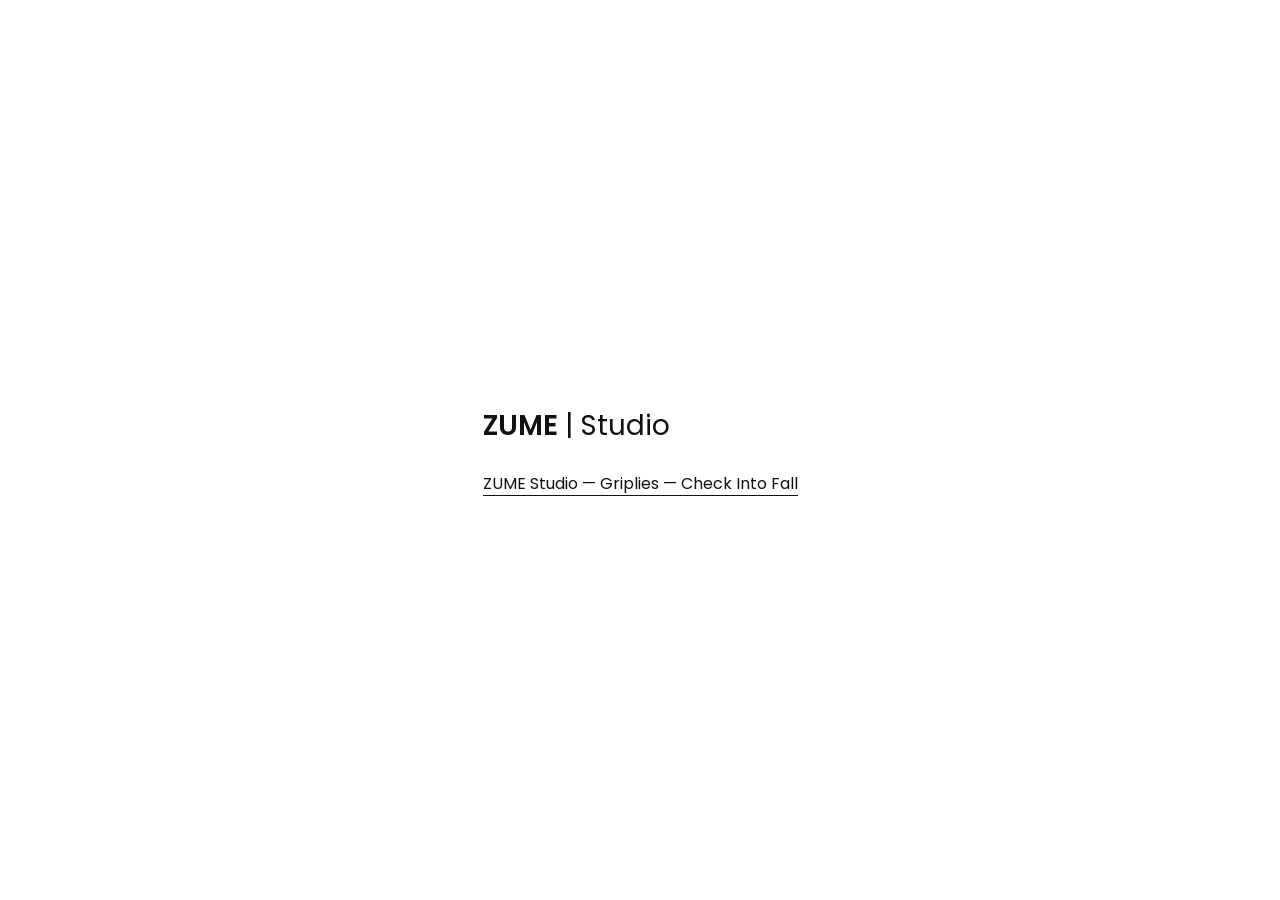
<file: index.html>
<!doctype html><html lang="es"><head><meta charset="utf-8"><meta name="viewport" content="width=device-width,initial-scale=1"><title>ZUME | Studio</title><link href="https://fonts.googleapis.com/css2?family=Poppins:wght@400;600&display=swap" rel="stylesheet"><style>body{font-family:Poppins,sans-serif;margin:0;display:grid;place-items:center;min-height:100vh;background:#fff;color:#111}.logo{font-size:28px;margin-bottom:24px}.logo b{font-weight:600}a{color:#111;text-decoration:none;border-bottom:1px solid #111}</style></head><body><main><div class="logo"><b>ZUME</b> | Studio</div><a href="./griplies-check-into-fall/">ZUME Studio — Griplies — Check Into Fall</a></main></body></html>
</file>
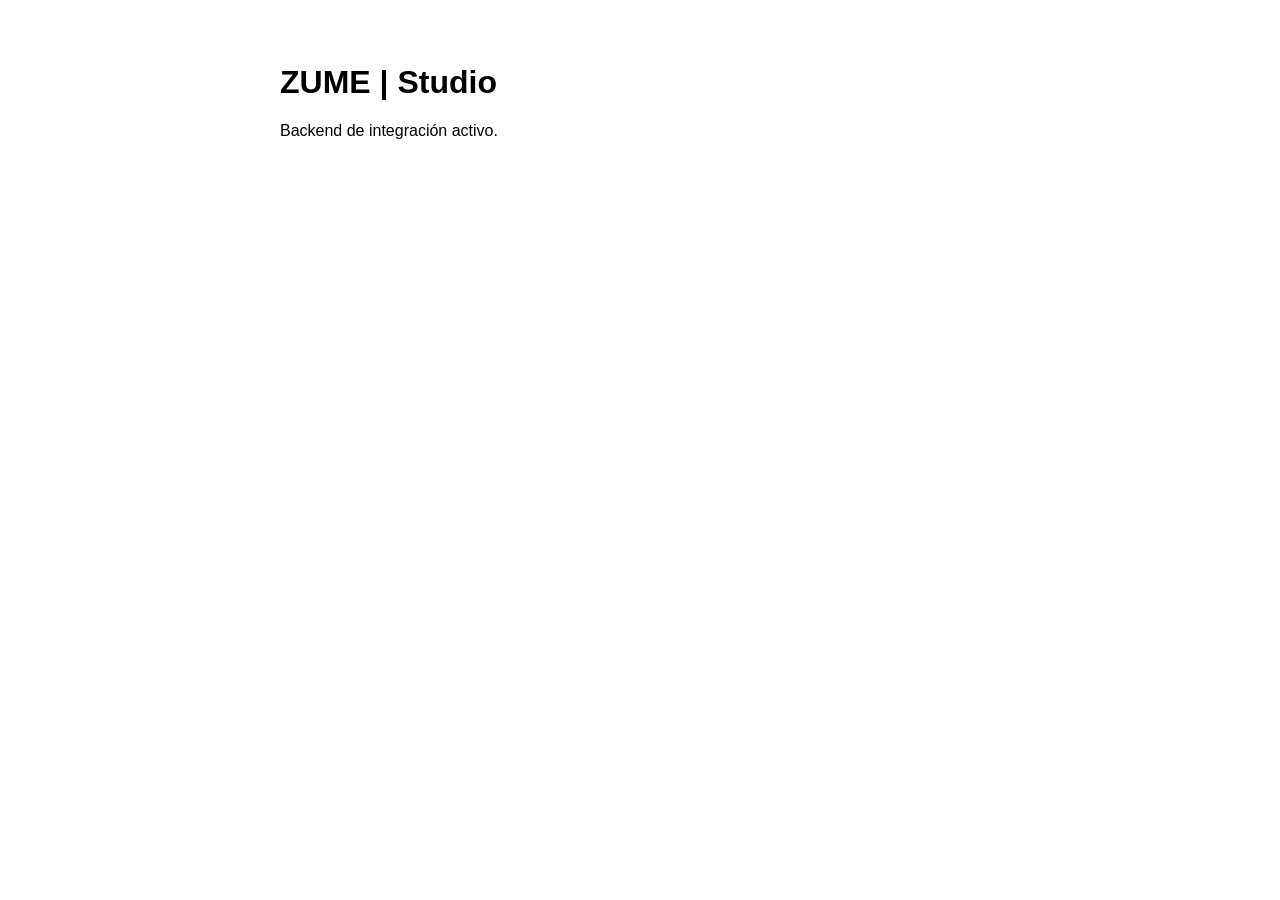
<file: netlify-site/index.html>
<!doctype html><html lang="es"><head><meta charset="utf-8"><meta name="viewport" content="width=device-width,initial-scale=1"><title>ZUME | Studio</title></head><body><main style="font-family:Arial,sans-serif;max-width:720px;margin:64px auto;padding:0 24px"><h1>ZUME | Studio</h1><p>Backend de integración activo.</p></main></body></html>
</file>
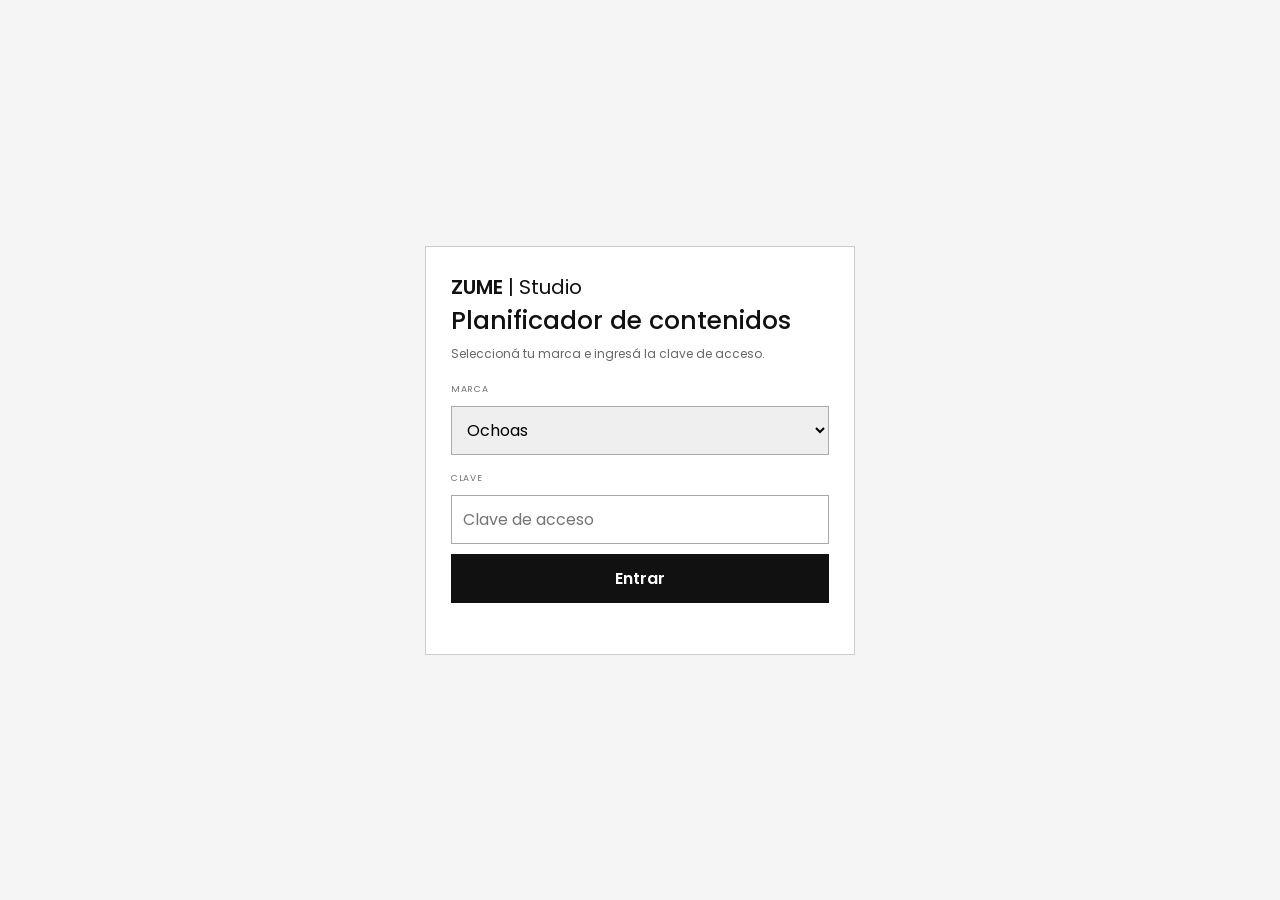
<file: planificador/index.html>
<!doctype html>
<html lang="es">
<head>
<meta charset="utf-8"><meta name="viewport" content="width=device-width,initial-scale=1">
<title>ZUME | Studio · Planificador de Contenidos</title>
<link rel="preconnect" href="https://fonts.googleapis.com"><link rel="preconnect" href="https://fonts.gstatic.com" crossorigin>
<link href="https://fonts.googleapis.com/css2?family=Poppins:wght@400;500;600&display=swap" rel="stylesheet">
<link rel="stylesheet" href="styles.css?v=7">
</head>
<body>
<div class="login" id="login"><div class="login-box"><div class="logo"><b>ZUME</b> <span>| Studio</span></div><h1 id="loginTitle">Planificador de contenidos</h1><p id="loginText">Seleccioná tu marca e ingresá la clave de acceso.</p><div id="brandLoginFields"><label>Marca</label><select id="loginBrand"></select></div><label>Clave</label><input id="loginKey" type="password" autocomplete="current-password" placeholder="Clave de acceso"><button id="loginBtn">Entrar</button><div class="error" id="loginError"></div></div></div>
<header class="top hidden" id="top"><div class="logo"><b>ZUME</b> <span>| Studio</span></div><div class="top-right"><span id="currentLabel"></span><select id="adminBrand" class="hidden"></select><button id="logoutBtn">Salir</button></div></header>
<main class="wrap hidden" id="app"><section class="hero"><h1 id="heroTitle">Planificador visual</h1><p id="heroSub"></p></section><section class="sources hidden" id="sourcesPanel"><div class="head"><div><h2>Fuentes de la marca</h2><p>Pegá acá los links de Canva y Google Drive y escribí las condiciones de copy.</p></div><span class="badge">Admin</span></div><div class="sources-grid"><div class="full"><label>Canva · POST</label><input id="srcPosts" placeholder="Pegá el link de Canva POST"></div><div class="full"><label>Canva · Historias</label><input id="srcStories" placeholder="Pegá el link de Canva Historias"></div><div class="full"><label>Google Drive · Fotos</label><input id="srcPhotos" placeholder="Pegá el link de la carpeta de fotos"></div><div class="full"><label>Google Drive · Reels / Videos</label><input id="srcReels" placeholder="Pegá el link de la carpeta de reels/videos"></div><div class="full"><label>Condiciones / reglas de copy</label><textarea id="srcRules" placeholder="Escribí o pegá acá las reglas de copy de esta marca"></textarea></div></div><div class="source-open" id="sourceButtons"></div></section><section class="section"><div class="head"><div><h2>POST · Feed visual</h2><p id="postsDesc"></p></div><button class="bulk" data-bulk="posts">↓ Descargar todos</button></div><div class="grid posts" id="postsGrid"></div></section><section class="section"><div class="head"><div><h2>Fotos · Google Drive</h2><p id="photosDesc"></p></div><button class="bulk" data-bulk="photos">↓ Descargar todas</button></div><div class="grid photos" id="photosGrid"></div></section><section class="section"><div class="head"><div><h2>Reels / Videos · Google Drive</h2><p id="reelsDesc"></p></div><span class="badge">Video</span></div><div class="grid reels" id="reelsGrid"></div></section><section class="section"><div class="head"><div><h2>Historias · Canva</h2><p id="storiesDesc"></p></div><button class="bulk" data-bulk="stories">↓ Descargar todas</button></div><div class="grid stories" id="storiesGrid"></div></section></main>
<div class="modal" id="modal"><div class="modal-box"><button class="modal-close" id="modalClose">✕</button><div id="modalContent"></div></div></div>
<footer class="footer hidden" id="footer"><span>Ana Mejia G</span><a href="https://www.instagram.com/zumestudio.ar/" target="_blank" rel="noopener">Instagram @zumestudio.ar</a><a href="https://wa.link/ib0vqu" target="_blank" rel="noopener">WhatsApp +54 3404619825</a><button class="admin-link" id="adminFooter">Admin</button></footer>
<script src="data-base.js?v=7"></script><script src="data-posts.js?v=7"></script><script src="data-stories-a.js?v=7"></script><script src="data-stories-b.js?v=7"></script><script src="app.js?v=7"></script><script src="admin-edit.js?v=7"></script>
</body></html>
</file>
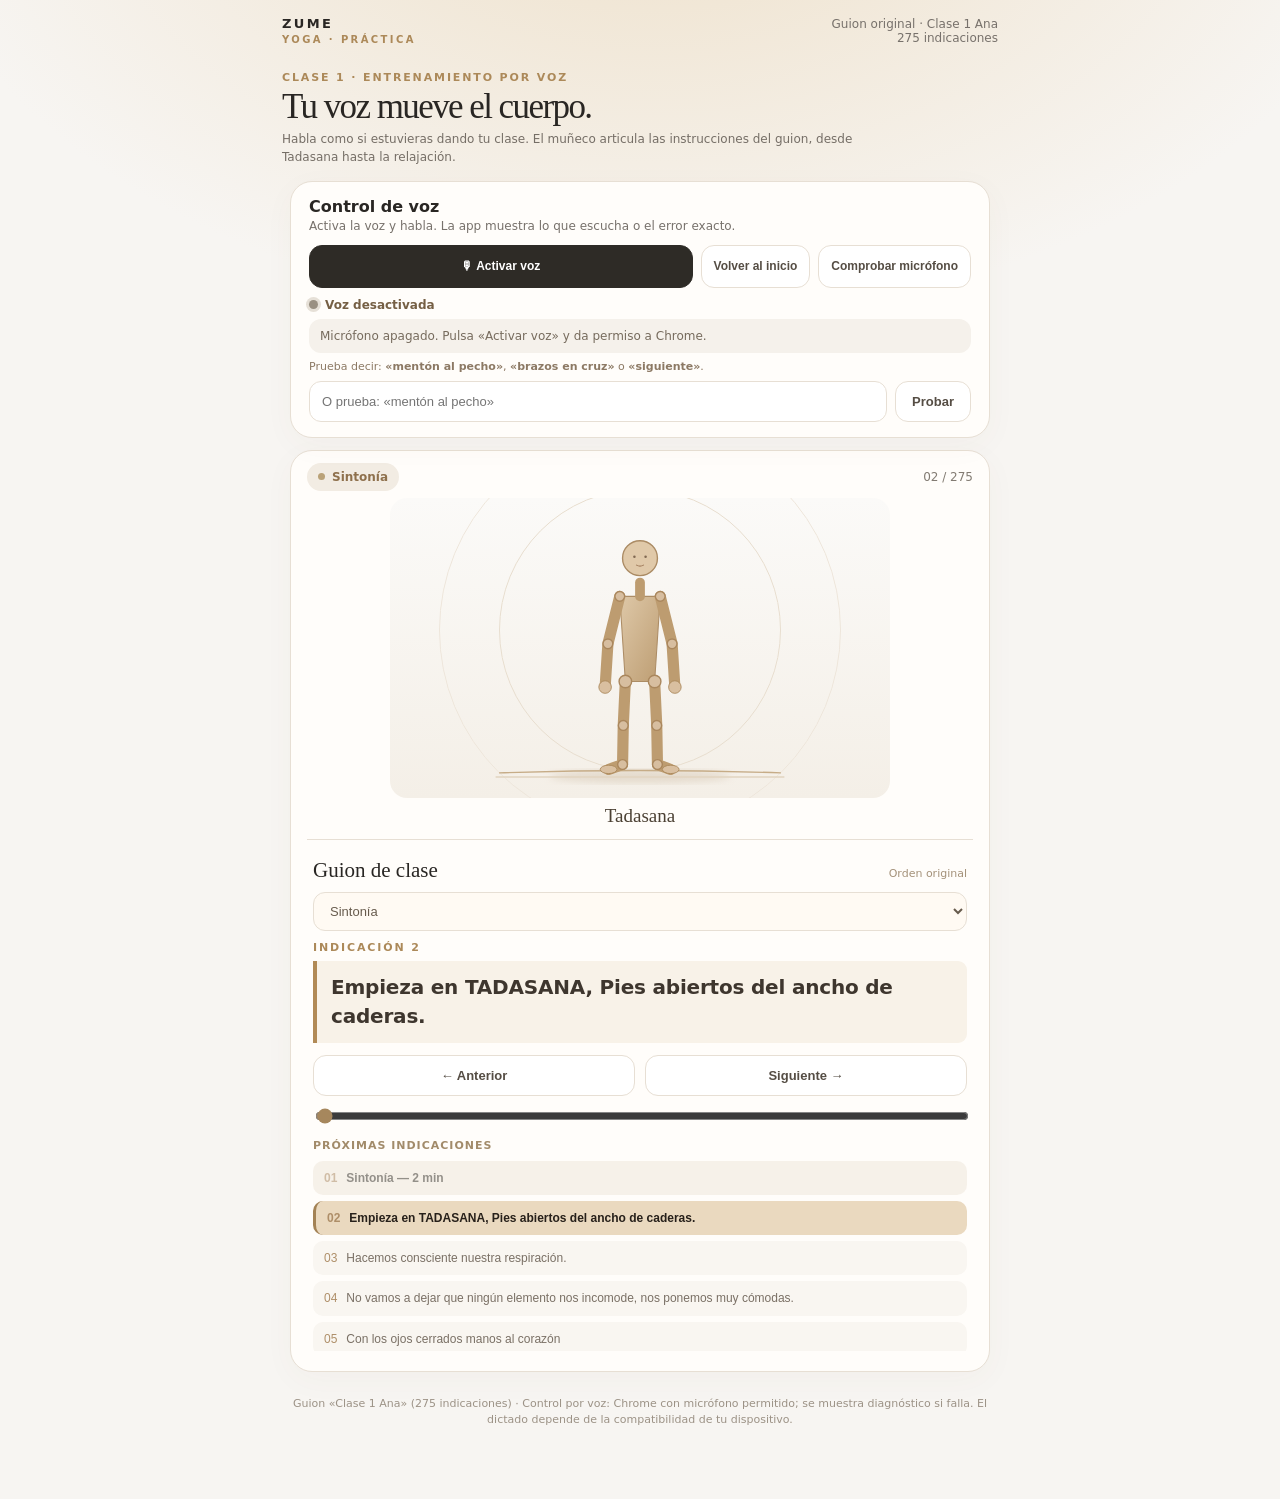
<file: netlify-site/yoga-voz/index.html>
<!DOCTYPE html>

<html lang="es">
<head>
<meta charset="utf-8"/><meta content="width=device-width,initial-scale=1,viewport-fit=cover" name="viewport"/>
<meta content="#F7F5F2" name="theme-color"/><meta content="Un muñeco articulado que responde a las instrucciones de voz de Clase 1 Ana." name="description"/>
<title>Clase 1 Ana | Muñeco por voz</title>
<style>
:root{font-family:Inter,system-ui,-apple-system,"Segoe UI",sans-serif;color:#292623;background:#f7f5f2;--gold:#ac8959;--ink:#292623;--muted:#77716b;--border:#e7dfd4;--paper:#fffdfa;--serif:Georgia,serif}
*{box-sizing:border-box}body{margin:0;min-height:100vh;background:radial-gradient(ellipse 65% 35% at 51% -10%,#eee0c9 0,transparent 90%),#f7f5f2}.shell{max-width:1020px;margin:0 auto;padding:26px 22px 70px}header{display:flex;align-items:center;justify-content:space-between;gap:16px;margin-bottom:26px}.brand{font-weight:700;letter-spacing:.18em;font-size:13px}.brand small{display:block;font-size:10px;letter-spacing:.24em;color:var(--gold);margin-top:3px}.source{font-size:12px;color:var(--muted);text-align:right}.head{margin-bottom:26px}.eyebrow{font-size:11px;letter-spacing:.17em;text-transform:uppercase;color:var(--gold);font-weight:700}.head h1{font-family:var(--serif);font-weight:400;font-size:clamp(32px,4vw,49px);margin:7px 0 9px;letter-spacing:-.045em}.lead{font-size:14px;line-height:1.5;color:#756e66;margin:0;max-width:610px}.layout{display:grid;grid-template-columns:minmax(0,1.1fr) minmax(295px,.9fr);gap:18px;align-items:start}.card{background:var(--paper);border:1px solid var(--border);border-radius:22px;box-shadow:0 8px 32px #735e3d09;overflow:hidden}.visual-wrap{padding:18px 22px 22px}.stage-line{display:flex;gap:8px;align-items:center;justify-content:space-between;margin-bottom:7px}.tag{display:inline-flex;align-items:center;gap:7px;padding:7px 11px;background:#f2ece3;border-radius:20px;color:#8e704c;font-size:12px;font-weight:700}.dot{width:7px;height:7px;border-radius:50%;background:#baa278}.counter{color:#827b72;font-size:12px;font-variant-numeric:tabular-nums}.canvas{position:relative;background:linear-gradient(180deg,#fbfaf8,#f4efe7);border-radius:17px;overflow:hidden}.canvas:before{position:absolute;content:"";width:280px;height:280px;left:50%;top:44%;transform:translate(-50%,-50%);border:1px solid #e8decf;border-radius:50%;pointer-events:none}.canvas:after{position:absolute;content:"";width:400px;height:400px;left:50%;top:44%;transform:translate(-50%,-50%);border:1px solid #eee6db;border-radius:50%;pointer-events:none}#doll{width:100%;height:auto;display:block;position:relative;z-index:1;aspect-ratio:460/430}.anim-caption{position:absolute;left:14px;bottom:12px;color:#9b8b77;font-size:11px;z-index:2}.pose-name{padding:12px 5px 0;text-align:center;font-family:var(--serif);font-size:20px;color:#4b4033}.mic-panel{padding:22px}.mic-title{font-family:var(--serif);font-size:26px;margin:0 0 6px;font-weight:400}.mic-sub{font-size:13px;line-height:1.45;color:var(--muted);margin:0 0 18px}.voice-actions{display:flex;flex-wrap:wrap;gap:10px}.btn{border:1px solid var(--border);background:#fff;border-radius:13px;padding:12px 16px;font-size:13px;font-weight:650;color:#554d44;cursor:pointer;transition:.2s;touch-action:manipulation}.btn:hover{background:#faf4ec}.btn:focus-visible{outline:3px solid #ccaa79;outline-offset:2px}.btn.primary{background:#2e2b26;color:white;border-color:#2e2b26;flex:1}.btn.primary.active{background:#a35049;border-color:#a35049}.btn:disabled{opacity:.45;cursor:default}.feedback{margin-top:15px;min-height:46px;padding:12px 14px;border-radius:12px;background:#f5f1eb;color:#766b5d;font-size:12px;line-height:1.55}.feedback strong{color:#554635}.script-card{padding:22px;margin-top:17px}.section-hd{display:flex;justify-content:space-between;align-items:baseline;gap:10px}.section-hd h2{font-family:var(--serif);font-size:24px;font-weight:400;margin:0}.section-hd span{font-size:11px;color:#a49179}.section-select{display:block;width:100%;border:1px solid var(--border);background:#fffaf3;padding:12px 14px;border-radius:12px;font-size:13px;color:#675b4d;margin:15px 0 16px}.instruction{font-size:16px;line-height:1.6;color:#3b362f;min-height:74px;letter-spacing:-.01em}.nav{display:flex;gap:10px;margin:9px 0 12px}.nav .btn{flex:1}.step-track{display:block;width:100%;accent-color:#a6875d;margin-top:18px}.list-title{font-size:11px;text-transform:uppercase;font-weight:750;letter-spacing:.09em;color:#a28b6a;margin:23px 0 9px}.upcoming{display:grid;gap:6px;max-height:240px;overflow:auto;scrollbar-color:#d2bfab transparent}.upcoming button{display:flex;gap:9px;text-align:left;align-items:start;width:100%;border:0;border-radius:10px;background:#f9f6f1;padding:9px 11px;color:#7a7065;line-height:1.35;font-size:12px;cursor:pointer}.upcoming button:hover{background:#efe4d5}.upcoming button:first-child{background:#f0e8dd;color:#433e35;font-weight:650}.upcoming em{font-style:normal;color:#ae8e68;font-variant-numeric:tabular-nums;white-space:nowrap}.demo{display:flex;gap:8px;align-items:center;margin-top:17px}.demo input{width:100%;border:1px solid var(--border);padding:12px;border-radius:12px;font-size:13px;min-width:0}.demo .btn{white-space:nowrap}footer{font-size:11px;color:#9c9286;text-align:center;padding-top:24px;line-height:1.5}footer a{color:#8d734d}.spinning{animation:pulse 1.4s ease-in-out infinite}@keyframes pulse{50%{opacity:.5}}@media(max-width:750px){.shell{padding:18px 12px 60px}.layout{grid-template-columns:1fr}.head{padding:0 7px}.head h1{font-size:36px}.visual-wrap{padding:12px}.mic-panel,.script-card{padding:18px}.canvas:after{display:none}header{padding:0 7px;margin-bottom:25px}.mic-title{font-size:23px}.source{font-size:10px}.script-card{margin-top:14px}.upcoming{max-height:160px}}@media(prefers-reduced-motion:reduce){*{scroll-behavior:auto!important;transition:none!important;animation:none!important}}

/* V3: guion directamente debajo del muñeco */
.anim-caption{display:none}
.shell{max-width:760px;padding-top:16px}.head{margin-bottom:15px}.head h1{font-size:clamp(24px,4vw,35px);margin:3px 0}.lead{font-size:12px}.layout{display:block;max-width:700px;margin-inline:auto}.workspace{display:flex;flex-direction:column;gap:12px;min-width:0}
.mic-panel{margin:0!important;padding:15px 18px;position:relative;z-index:3}.mic-title{font-family:inherit;font-size:16px;font-weight:750;margin:0 0 3px}.mic-sub{font-size:12px;line-height:1.3;margin-bottom:10px}.voice-actions{display:grid;grid-template-columns:minmax(170px,1fr) auto auto;gap:8px}.voice-actions .btn{padding:10px 12px;font-size:12px}.btn.primary{min-height:43px}.feedback{margin-top:7px;min-height:0;padding:9px 11px;font-size:12px;line-height:1.35}.mic-indicator{display:flex;align-items:center;gap:7px;font-size:12px;color:#755f44;margin-top:10px;font-weight:650}.mic-led{width:9px;height:9px;border-radius:50%;background:#9a9082;box-shadow:0 0 0 3px #e6e0d7}.mic-led.on{background:#2e9269;box-shadow:0 0 0 3px #d3eade}.mic-led.error{background:#be564c;box-shadow:0 0 0 3px #f5ded9}.voice-hint{font-size:11px;color:#8c7964;margin:7px 0 0}.visual-wrap{padding:12px 16px 0}.canvas{max-width:500px;margin:auto;}.canvas #doll{max-height:300px;aspect-ratio:480/430;object-fit:contain}.pose-name{padding:7px 0 12px;font-size:19px}.script-inline{margin-top:0!important;padding:18px 6px 20px;border-top:1px solid var(--border);border-radius:0;box-shadow:none;background:transparent}.script-inline .section-hd h2{font-size:21px}.script-inline .section-select{margin:9px 0 10px;padding:10px 12px}.script-inline .instruction{font-size:20px;line-height:1.45;min-height:45px;font-weight:550;color:#3e362e;background:#f8f2e8;border-left:4px solid #b18a56;border-radius:0 9px 9px 0;padding:12px 14px}.script-inline .eyebrow{margin-bottom:7px}.script-inline .upcoming{max-height:190px;scroll-behavior:smooth}.upcoming button{font-size:12px}.upcoming button.current{background:#ead9bf;color:#27201a;font-weight:750;border-left:3px solid #a38255}.upcoming button.before{opacity:.57}.script-inline .list-title{margin-top:15px}.script-inline .nav{margin-top:12px}.script-inline .step-track{margin-top:10px}.mic-panel .demo{margin-top:8px}
@media(max-width:750px){header{margin-bottom:9px}.shell{padding:10px 10px 50px}.head{margin-bottom:10px}.head h1{font-size:24px}.head .lead{display:none}.visual-wrap{padding:9px 11px 0}.canvas #doll{height:min(31vh,235px);width:100%;aspect-ratio:auto}.canvas:before{width:200px;height:200px}.pose-name{font-size:16px;padding:4px 0 7px}.mic-panel{padding:12px}.mic-sub{display:none}.mic-title{font-size:15px}.mic-panel .voice-hint{display:none}.voice-actions{grid-template-columns:minmax(130px,1fr) auto auto}.voice-actions .btn{padding:9px 7px;font-size:11px}.script-inline{padding:10px 3px 16px}.script-inline .section-hd h2{font-size:17px}.script-inline .section-select{margin:6px 0}.script-inline .instruction{font-size:18px;padding:10px;min-height:40px}.script-inline .upcoming{max-height:140px}.mic-panel .feedback{font-size:11px;padding:7px 9px}.mic-panel .demo{display:none}.section-hd span{font-size:10px}}
</style>
</head>
<body>
<div class="shell">
<header><div class="brand">ZUME <small>YOGA · PRÁCTICA</small></div><div class="source">Guion original · Clase 1 Ana<br/>275 indicaciones</div></header>
<div class="head"><div class="eyebrow">Clase 1 · Entrenamiento por voz</div><h1>Tu voz mueve el cuerpo.</h1><p class="lead">Habla como si estuvieras dando tu clase. El muñeco articula las instrucciones del guion, desde Tadasana hasta la relajación.</p></div>
<div class="layout"><section class="workspace"><div class="card mic-panel" style="margin-top:17px"><h2 class="mic-title">Control de voz</h2><p class="mic-sub">Activa la voz y habla. La app muestra lo que escucha o el error exacto.</p><div class="voice-actions"><button class="btn primary" id="mic-btn">🎙 Activar voz</button><button class="btn" id="reset-btn">Volver al inicio</button><button class="btn" id="test-mic-btn">Comprobar micrófono</button></div><div aria-live="polite" class="mic-indicator"><span class="mic-led" id="mic-led"></span><span id="mic-status">Voz desactivada</span></div><div aria-live="polite" class="feedback" id="feedback">Micrófono apagado. Pulsa «Activar voz» y da permiso a Chrome.</div><div class="voice-hint">Prueba decir: <strong>«mentón al pecho»</strong>, <strong>«brazos en cruz»</strong> o <strong>«siguiente»</strong>.</div>
<div class="demo"><input aria-label="Probar una orden escrita" id="demo-text" placeholder="O prueba: «mentón al pecho»"/><button class="btn" id="demo-btn">Probar</button></div></div><div class="card visual-wrap"><div class="stage-line"><span class="tag"><span class="dot" id="listening-dot"></span><span id="stage-label">Sintonía</span></span><span class="counter" id="step-counter">01 / 275</span></div>
<div class="canvas"><svg aria-label="Muñeco articulado realizando una postura de yoga" id="doll" role="img" viewbox="0 0 480 430" xmlns="http://www.w3.org/2000/svg"><defs><lineargradient id="torsoGrad" x1="0" x2="1" y1="0" y2="1"><stop stop-color="#dec8a8"></stop><stop offset="1" stop-color="#bd9d72"></stop></lineargradient><filter id="shadow"><fegaussianblur stddeviation="5"></fegaussianblur></filter></defs><ellipse cx="240" cy="399" fill="#d8cab7" filter="url(#shadow)" opacity=".55" rx="130" ry="10"></ellipse><path d="M 38 394 Q 240 387 442 394" fill="none" stroke="#c6ac87" stroke-width="2"></path><path d="M 33 400 L 447 400" stroke="#e2d5c1" stroke-width="2"></path><g id="figure"><polygon fill="url(#torsoGrad)" id="torso" stroke="#ac8c65" stroke-linejoin="round" stroke-width="1.5"></polygon><g id="limbs" stroke="#bd9c70" stroke-linecap="round" stroke-linejoin="round" stroke-width="16"><path fill="none" id="legL"></path><path fill="none" id="legR"></path><path fill="none" id="armL"></path><path fill="none" id="armR"></path></g><g fill="#d7bea0" id="joints" stroke="#aa875d" stroke-width="2"></g><line id="neckline" stroke="#bd9c70" stroke-linecap="round" stroke-width="14"></line><circle fill="#e0c9a9" id="head" r="25" stroke="#ab8b64" stroke-width="2"></circle><g id="face"><circle fill="#816952" id="eyeL" r="1.8"></circle><circle fill="#816952" id="eyeR" r="1.8"></circle><path fill="none" id="mouth" stroke="#a27e5d" stroke-linecap="round" stroke-width="1.6"></path></g><g fill="#d9bfa0" stroke="#a98659" stroke-width="1.2"><circle id="handL" r="9"></circle><circle id="handR" r="9"></circle><ellipse id="footL" rx="12" ry="6"></ellipse><ellipse id="footR" rx="12" ry="6"></ellipse></g></g></svg><span class="anim-caption">Visualización esquemática · no anatómica</span></div><div class="pose-name" id="pose-label">Tadasana</div><div class="script-card script-inline"><div class="section-hd"><h2>Guion de clase</h2><span>Orden original</span></div><select aria-label="Seleccionar etapa de la clase" class="section-select" id="stage-select"></select><div class="eyebrow" id="instruction-num">INDICACIÓN 1</div><div class="instruction" id="instruction"></div><div class="nav"><button class="btn" id="prev-btn">← Anterior</button><button class="btn" id="next-btn">Siguiente →</button></div><input aria-label="Posición del guion" class="step-track" id="slider" max="275" min="1" type="range" value="1"/><div class="list-title">Próximas indicaciones</div><div class="upcoming" id="upcoming"></div></div></div></section></div>
<footer>Guion «Clase 1 Ana» (275 indicaciones) · Control por voz: Chrome con micrófono permitido; se muestra diagnóstico si falla. El dictado depende de la compatibilidad de tu dispositivo.</footer>
</div>
<script>
const SCRIPT = ["Sintonía — 2 min", "Empieza en TADASANA, Pies abiertos del ancho de caderas.", "Hacemos consciente nuestra respiración.", "No vamos a dejar que ningún elemento nos incomode, nos ponemos muy cómodas.", "Con los ojos cerrados manos al corazón", "Imaginamos una luz blanca muy brillante que sale de las MANOS al corazón y viaja por nuestra sangre, recorriendo todo el cuerpo.", "Visualizamos como entra el prana y llega a todos nuestros órganos.", "Al Inhalar la luz blanca es más potente", "Exhalamos sin forzar la respiración", "Repetimos x3", "En la próxima Inhalación entonamos la sílaba HAM y recordamos hacer énfasis en la garganta.", "Namasté", "Kriyas — 19 min", "Kriya de cervicales", "Recordar crecer y — Hombros y brazos relajados", "PONEMOS EL LÍMITE", "Empieza con Pies abiertos del ancho de caderas.", "Creamos límite, los hacemos consciente y relajamos el brazo a los lados del cuerpo.", "Crecemos como si quisiéramos que la coronilla toque el cielo y respiramos a nuestro ritmo.", "Inhalando mentón al cielo", "Exhalando mentón al pecho", "Terminamos alineando el cuello", "Próxima exhalación Oreja derecha a Hombro derecho.", "Inhalando volvemos al centro", "Exhalando Oreja Izquierda a Hombro Izquierdo", "—", "Terminamos alineando el cuello", "Próxima exhalación el mentón hacia la derecha del cuerpo", "Inhalando volvemos al centro", "llevamos el mentón hacia la izquierda del cuerpo", "Próxima exhalación Oreja derecha al CENTRO DEL PECHO", "Inhalando volvemos al centro", "exhalando Oreja izquierda al CENTRO DEL PECHO", "Próxima exhalación Mentón al cielo hacia el lado derecho", "Inhalando volvemos al centro", "Mentón al cielo hacia el lado izquierdo", "Próxima exhalación, llevamos el mentón hacia adelante.", "Inhalamos - Mentón hacia atrás.", "Terminamos alineando el cuello", "", "Kriya de hombros", "Respiramos a nuestro ritmo, relajamos los brazos y los hombros.", "CRECE como si quisieras tocar el cielo", "con la coronilla de la cabeza, respiramos a nuestro ritmo.", "Exhalando todo el aire, Hombros hacia arriba, hacia las orejas", "Inhalando hombros abajo.", "Exhalando ambos hombros hacia adelante, juntándose al pecho.", "Inhalando abrimos el pecho y hombros atrás juntando omoplatos.", "Círculos hacia adelante con los hombros", "Círculos hacia atrás con los hombros", "Relajamos hombros, y sacudimos brazos y manos.", "Terminamos alineando toda la columna.", "Kriya de MUÑECAS", "Con brazos relajados ABRIMOS y cerramos puños", "Con brazos abajo relajados - Abrimos y cerramos puños", "Con brazos al frente ABRIMOS Y CERRAMOS PUÑOS y hacemos círculos con muñecas", "Brazos a la vertical abrimos y cerramos y hacemos círculos.", "brazos en cruz hacemos círculos.", "Relajamos brazos y sacudimos.", "Kriya de codos", "Volvemos a abrir los brazos en cruz", "Vamos a DIBUJAR círculos con el antebrazo.", "al flexionar los codos los llevamos cerca de la axila", "e inhalamos", "exhalamos cuando los alejamos del tronco.", "Terminamos y sacudimos otra vez las manos y relajamos los brazos.", "Kriya de Columna Seguimos con pies separados del ancho de las caderas", "Flexionamos las rodillas - Inclinamos lentamente el tronco hacia ADELANTE - Apoyamos manos sobre los muslos - dedos hacia afuera. - RESPIRAMOS, Siempre por nariz, y a nuestro ritmo.", "Exhalando llevamos mentón al pecho - abdomen adentro - coxis adentro.", "Inhalando llevamos mentón arriba sin flexionar mucho cervicales - abdomen fuera - coxis al cielo.", "Nos incorporamos vertebra a vertebra y…", "Llevamos las manos arriba, entrelazamos los dedos.", "Exhalando Flexionamos la columna hacia la derecha", "Inhalando volvemos al centro.", "Exhalando vamos al otro lado", "Suavemente bajamos los brazos…", "Lentamente volvemos a flexionar las rodillas - Inclinamos lentamente el tronco - Apoyamos manos sobre los muslos - dedos hacia afuera. - RESPIRAMOS, Siempre por nariz, y a nuestro ritmo.", "En la próxima exhalación llevamos todo el peso del cuerpo al lado IZQUIERDA y cuando INHALAMOS llevamos la mano DERECHA hacia arriba mirando como sube y moviendo suavemente el cuello hacia arriba sin forzar las cervicales.", "si hay alguna molestia en el cuello, subimos la mano y miramos hasta donde nos resulte cómodo.", "EXHALANDO Bajamos la mano lentamente y lentamente miramos otra vez hacia abajo,", "En la próxima INHALACIÓN llevamos la mano hacia arriba NUEVAMENTE.", "X3", "Final - Lentamente nos incorporamos vertebra por vertebra hasta quedar erguidos nuevamente. Respiramos.", "Kriya de Rodillas, Cadera, tobillos", "Volvemos a, Flexionamos las rodillas - Inclinamos lentamente el tronco - Apoyamos manos sobre los muslos - dedos hacia afuera. - RESPIRAMOS, Siempre por nariz, y a nuestro ritmo.", "Hacemos círculos con las rodillas hacia adentro", "Hacemos círculos con las rodillas hacia afuera.", "Nos incorporamos, vertebra por vertebra hasta quedar con la columna bien derechita, y llevamos las manos a la cintura.", "Hacemos círculos hacia la derecha con LAS CADERAS.", "Hacemos círculos a la izquierda con las caderas.", "Ahora llevamos la pierna derecha hacia adelante y hacemos círculos con el tobillo DERECHO hacia adentro.", "DERECHO hacia afuera.", "Círculos con el tobillo IZQUIERDO hacia adentro", "IZQUIERDO hacia afuera.", "Relajamos. y nos preparamos para el NAMASKAR", "AYUR SURYA NAMASKAR", "SALUDO AL SOL", "Volvemos a TADASANA pero esta vez vamos a poner los pies juntos.", "Si sentimos que perdemos el equilibrio abrimos un poco los pies.", "Lo importante es que sintamos bien esta postura.", "Los brazos relajados, y CON LAS PALMAS MIRANDO hacia nuestro cuerpo vamos a EXHALAR", "Inhalamos y llevamos los hombros un poquito hacia atrás, Abrimos el pecho, y giramos las palmas hacia adelante.", "Repito x 3", "y en la próxima inhalación juntamos las manos frente al pecho, en Pronam Mudra", "Inhalando llevamos las manos juntas por la línea central del cuerpo. hacia arriba como queriendo tocar el sol.", "INHALAMOS SUAVEMENTE y EXHALAMOS", "nos ponemos en puntas de pie, como para poder alcanzarlo.", "Para no perder el equilibrio podemos mirar un punto fijo, esto ayuda.", "Respiramos y en la próxima exhalación", "flexionamos la columna hacia adelante, sin forzar las rodillas, y bajamos las manos hasta tocar el suelo con las palmas.", "Inhalamos y nos incorporamos vertebra a vertebra, y", "llevamos las manos frente al pecho, en pronam mudra, y subimos los brazos llevando las manos juntas por la línea central del cuerpo hacia arriba.", "Apretamos los glúteos, y hacemos una retroflexión de columna con los brazos extendidos hacia atrás.", "Nuevamente bajamos flexionando la columna, y llevamos las manos al suelo, pero esta vez más atrás, a la altura de los talones.", "SIN mover la pierna izquierda, que va a quedar a 90 grados, LLEVAMOS hacia atrás el PIE DERECHO, estirando la rodilla.", "En la próxima exhalación llevamos hacia atrás el otro pie.", "como si estuviéramos haciendo una plancha", "Sostenemos el peso del cuerpo, sin que las rodillas toquen la tierra.", "Ahora apoyamos las rodillas, el pecho y el mentón simultaneamente sobre el suelo, para quedar en 8 apoyos.", "Cuando exhalemos nos deslizamos hacia adelante,", "Inhalamos estirando los brazos y haciendo una retroflexión de columna levantamos suavemente el pecho y llevamos el mentón hacia arriba.", "SIN movernos de donde estamos, Apoyamos los dedos de los pies, y elevamos la cadera, haciendo una flexión manteniendo columna recta y estirada, entramos la cabeza, alineando con la columna, para quedar en carpa. Respiramos, y…", "Exhalando llevamos el pie derecho debajo del mentón y apoyamos en la colchoneta, dejando la rodilla a 90 grados,", "Inhalando miramos al frente,", "y llevamos el otro pie delante y elevamos las caderas,", "hasta tener rectas las rodillas.", "Pasamos ambas manos detrás de las piernas y llevamos la frente a las rodillas.", "Podemos abrazarnos las piernas para ayudarnos.", "Exhalamos y llevamos las palmas de las manos a la colchoneta, a la altura de los pies.", "Inhalando, volvemos a pronam mudra, con las manos frente al pecho, palma con palma.", "e inhalamos llevando las manos juntas por la línea central del cuerpo hacia arriba.", "y hacemos una suave retroflexión con la columna, llevamos el mentón hacia arriba.", "y Exhalando volvemos a llevar la columna al centro, dejando los brazos hacia arriba y nos ponemos de puntas de pie.", "Miramos un punto fijo para conseguir mejor equilibrio.", "Respiramos y estiramos bien la columna como queriendo alcanzar el sol.", "bajamos y nos ponemos nuevamente en pranam mudra", "Volvemos a tadasana con los pies juntos y las palmas de las manos hacia adelante.", "Y Nuevamente…..EMPEZAMOS x 3 veces", "Postura preparatoria — 1. Vamos al piso", "Vamos bien al frente de la colchoneta.", "Separamos las piernas al ancho de las caderas.", "Flexionamos las rodillas e inclinamos el tronco hasta apoyar las dos manos en la colchoneta.", "Apoyar despacio las rodillas, como en la postura de cuatro apoyos.", "Caminamos hacia atrás con las mano, llevando los glúteos hacia abajo, como si fuéramos a sentarnos sobre los talones.", "Llevamos los pies lentamente hacia la derecha.", "y llevamos las piernas hacia adelante.", "2. Balancines", "Ahora doblamos las rodillas.", "y pasamos las manos por detrás de ellas.", "Vamos a hacer 3 balancines.", "Quien tenga dificultad puede ayudarse con la pared, enseguida les explico como es.", "3. Entrar en la postura.", "Entonces empujamos suavemente nuestro cuerpo, hacia atrás y hacia adelante,", "Cuando apoyemos los hombros en la colchoneta llevamos las manos a la parte de atrás de la cadera y…", "Acomodamos los codos, los juntamos atrás.", "Llevamos las rodillas hacia la frente", "Apretamos los glúteos y llevamos las piernas hacia la vertical", "Flexionamos la rodilla derecha, y dejamos que el talón descanse sobre el glúteo.", "respiramos y en la próxima exhalación cambiamos de rodilla.", "4. Mantener la postura", "Les voy a pedir que cierren los ojos si pueden, y dejen que el aire entre y salga solo y que noten lo que sienten.", "Así estimulamos la tiroides y empezamos a flexibilizar la columna y la sangre va a empezar a circular mejor por todo nuestro cuerpo.", "x 3 veces", "5. Salir de la postura", "Ahora vamos a extender las dos piernas hacia arriba y flexionar las rodillas hacia la cabeza.", "Inhalamos profundo y, al exhalar, bajamos la espalda despacio sobre la colchoneta.", "Postura madre", "Seguimos, Acostadas sobre la colchoneta, decúbito dorsal, con piernas extendidas y brazos extendidos a lo largo del cuerpo.", "Aseguramos las lumbares bien apoyadas en el suelo y las cervicales estiradas, relajamos la mandíbula.", "Si alguien tiene problemas de hipertiroidismo, úlceras o hipertensión por favor abstenerse de hacer esta postura. Ya les indicaré que hacemos.", "Vamos a hacer 3 balancines.", "Respiramos a nuestro ritmo, no forzamos ni retenemos la respiración.", "Quien tenga dificultad puede ayudarse con la pared, enseguida les explico como es.", "3. Entrar en la postura.", "Entonces empujamos suavemente nuestro cuerpo, hacia atrás y hacia adelante,", "Cuando apoyemos los hombros en la colchoneta llevamos las manos a la parte de atrás de la cadera y…", "Acomodamos los codos, los juntamos atrás.", "Llevamos las rodillas hacia la frente", "Apretamos los glúteos y llevamos las piernas hacia la vertical.", "4. Mantener la postura", "Cuando estemos cómodos, vamos a hacer una inhalación, llevamos la respiración suavemente hacia el abdomen y exhalamos suavemente. Repite x", "Así estimulamos la tiroides y flexibilizamos la columna, la sangre va a empezar a circular mejor por todo nuestro cuerpo.", "x 3 veces", "5. Salir de la postura", "Respiramos suavemente y en la próxima EXHALACIÓN flexionamos las rodillas llevándolas hacia la frente.", "Inhalamos apoyando los brazos en el suelo.", "Tratemos que la cabeza no se despegue del suelo", "Exhalamos y apretando el abdomen bajamos vertebra a vertebra sobre la colchoneta.", "Cuando los glúteos toquen el suelo, apoyamos un pie cerca del cuerpo después el otro pie.", "Extendemos una pierna a la vez.", "Respiramos y en la próxima exhalación, llevamos el mentón hacia el hombro derecho.", "Dejamos que la cabeza caiga por su propio peso hacia el lado, no la forzamos.", "Inhalamos al centro y al exhalar llevamos la cabeza hacia el otro lado.", "Postura Complementaria", "Seguimos, Acostadas sobre la colchoneta, decúbito dorsal, con piernas extendidas y brazos extendidos a lo largo del cuerpo.", "Aseguramos las lumbares bien apoyadas en el suelo y las cervicales estiradas, relajamos la mandíbula.", "Si alguien tiene problemas de hipertiroidismo, úlceras o hipertensión por favor abstenerse de hacer esta postura. Ya les indicaré que hacemos.", "Vamos a hacer 3 balancines.", "Respiramos a nuestro ritmo, no forzamos ni retenemos la respiración.", "Quien tenga dificultad puede ayudarse con la pared, enseguida les explico como es.", "3. Entrar en la postura.", "Entonces empujamos suavemente nuestro cuerpo, hacia atrás y hacia adelante,", "Cuando apoyemos los hombros en la colchoneta llevamos las manos a la parte de atrás de la cadera y…", "Acomodamos los codos, los juntamos atrás.", "Llevamos las rodillas hacia la frente", "Apretamos los glúteos y llevamos las piernas hacia la vertical.", "Respiramos y abrimos ambas piernas hacia los lados todo lo que podemos,", "Cuando estamos cómodos con las piernas abiertas bajamos los brazos a la colchoneta y los dejamos apoyados en el suelo.", "4. Mantener la postura", "Respiramos, llevando la respiración hacia el abdomen y exhalamos suavemente. Repite x3", "Así vamos a estirar los aductores mientras mejoramos la circulación de la sangre por todo nuestro cuerpo", "x 3 veces", "5. Salir de la postura", "Respiramos suavemente y en la próxima EXHALACIÓN cerramos las piernas, y flexionamos las rodillas llevándolas hacia la frente.", "Inhalamos apoyando los brazos en el suelo.", "Tratemos que la cabeza no se despegue del suelo", "Exhalamos y apretando el abdomen bajamos vertebra a vertebra sobre la colchoneta.", "Cuando los glúteos toquen el suelo, apoyamos un pie cerca del cuerpo después el otro pie.", "Extendemos una pierna a la vez.", "Respiramos y en la próxima exhalación, llevamos el mentón hacia el hombro derecho.", "Dejamos que la cabeza caiga por su propio peso hacia el lado, no la forzamos.", "Inhalamos al centro y al exhalar llevamos la cabeza hacia el otro lado.", "Postura Intermedia", "Vamos a ubicarnos decúbito ventral sobre la colchoneta, y nos acomodamos en 4 apoyos.", "Si alguien tiene problemas como artrosis en rodillas o muñecas por favor abstenerse de hacer esta postura,", "Separamos las rodillas del ancho de caderas.", "Las manos las ubicamos bien debajo de los hombros, del mismo ancho de nuestros hombros.", "Nos fijamos en tener todos los dedos de las manos extendidos y mirando hacia adelante.", "Y nos aseguramos de apoyar bien las palmas de las manos en la colchoneta.", "Los pies deben estar con el empeine apoyado hacia la tierra, y nos fijamos que estén separados del ancho de las caderas.", "Alineamos toda la columna vertebral, fijándonos que esté paralela al suelo.", "No dejemos caer la cabeza, dejamos la cabeza alineada con la columna.", "Si sientes molestias en las muñecas te puedes apoyar en los nudillos.", "Respira profundamente, y recorre con el aire todo tu cuerpo.", "Desarmamos", "Exhalando, llevamos los glúteos hacia atrás, hasta sentarnos en los talones,", "Ubicamos las manos en el suelo, por debajo de los hombros,", "y nos incorporamos vertebra a vertebra.", "Llevamos las piernas adelante", "flexionamos las rodillas", "y nos ponemos de pie", "Postura Preparatoria de la contrapostura", "Ahora ponemos los pies del ancho de las caderas", "Sentimos nuestra respiración,", "Relajamos los brazos y las manos y llevamos los hombros hacia atrás, como entrando los omoplatos y abriendo bien el pecho.", "Llevamos el mentón hacia arriba sin forzar las cervicales.", "en la próxima INHALACIÓN VAMOS A ABRIR EL PECHO", "llevando la respiración hacia el abdomen,", "dejamos que recorra todo nuestro cuerpo y exhalamos.", "Alineamos la columna, vertebra a vertebra, y miramos hacia el frente.", "x3", "Contrapostura", "Parados en la parte de adelante de la colchoneta", "ponemos los pies juntos,", "Si pierdes el equilibrio puedes abrir los pies del ancho de las caderas.", "Relaja los brazos y lleva los hombros un poquito hacia atrás como entrando los omoplatos.", "Los brazos quedan relajados al lado del cuerpo.", "deja las palmas de las manos mirando hacia el cuerpo.", "respiramos y en la próxima EXHALACIÓN llevamos las manos a", "PRONAM MUDRA, es decir, unimos las palmas de las manos frente al pecho.", "Ahora inhalamos llevando las palmas de las manos por la línea central del cuerpo hacia arriba.", "nos ponemos en puntas de pie y estiramos la columna como queriendo tocar el cielo con las puntas de los dedos.", "bajamos los talones, y", "abrimos las palmas de las manos del ancho de los hombros.", "Inhalamos llevando la respiración hasta el abdomen y exhalamos suavemente.", "unimos las palmas y bajamos por dentro de la línea del cuerpo hacia el pecho.", "Repetimos x3", "soltamos y relajamos brazos.", "Relajación", "Nos acomodamos para la relajación.", "Acostados sobre la colchoneta respiramos a nuestro ritmo y exhalando", "Llevamos la rodilla derecha hacia el pecho, la tomamos con nuestra mano derecha.", "Inhalamos y al exhalar, flexionamos la rodilla izquierda y la llevamos hacia el pecho y la agarramos con la mano izquierda.", "respiramos, siempre por nariz, a nuestro ritmo y en la próxima exhalación llevamos ambas rodillas hacia nuestro abdomen y al mismo tiempo elevamos la cabeza del suelo, llevando la frente hacia adelante.", "hacemos unos balancines hacia los lados, sentimos nuestra columna, lo hacemos las veces que necesitemos."];
const STAGES = [
{start:1,end:12,name:'Sintonía'},
{start:13,end:95,name:'Kriyas'},
{start:96,end:138,name:'Saludo al sol'},
{start:139,end:166,name:'Postura preparatoria'},
{start:167,end:193,name:'Postura madre · Sarvangasana'},
{start:194,end:222,name:'Postura complementaria'},
{start:223,end:241,name:'Postura intermedia'},
{start:242,end:251,name:'Preparación de contrapostura'},
{start:252,end:268,name:'Contrapostura'},
{start:269,end:275,name:'Relajación'}];
const $=id=>document.getElementById(id);
const maxStep=SCRIPT.length;
let step=2, currentPose='standing', isListening=false, recognition=null, restartVoice=false, lastRecognized='', lastRecognitionAt=0;
// Coordenadas de articulaciones en el mismo sistema de referencia del SVG.
const standing={head:[240,86],neck:[240,121],sl:[211,141],sr:[269,141],el:[194,209],er:[286,209],wl:[190,271],wr:[290,271],hl:[219,263],hr:[261,263],kl:[216,326],kr:[264,326],al:[215,382],ar:[265,382],tl:[195,389],tr:[284,389]};
function copy(p){return JSON.parse(JSON.stringify(p))}
function pose(base,change){return Object.assign(copy(base),change)}
const P={standing};
P.chest=pose(standing,{el:[204,194],er:[276,194],wl:[235,183],wr:[245,183]});
P.handsUp=pose(standing,{el:[222,85],er:[258,85],wl:[231,25],wr:[249,25]});
P.handsWide=pose(standing,{el:[201,91],er:[279,91],wl:[176,27],wr:[304,27]});
P.armsCross=pose(standing,{el:[157,141],er:[323,141],wl:[76,139],wr:[404,139]});
P.armsFront=pose(standing,{el:[219,175],er:[261,175],wl:[230,160],wr:[250,160]});
P.toes=pose(P.handsUp,{head:[240,74],neck:[240,109],sl:[211,129],sr:[269,129],el:[222,72],er:[258,72],wl:[231,13],wr:[249,13],hl:[219,251],hr:[261,251],kl:[216,315],kr:[264,315],al:[215,375],ar:[265,375],tl:[214,392],tr:[266,392]});
P.shouldersUp=pose(standing,{sl:[212,128],sr:[268,128],el:[194,206],er:[286,206]});
P.shouldersBack=pose(standing,{sl:[202,142],sr:[278,142],el:[188,207],er:[292,207]});
P.shouldersFront=pose(standing,{sl:[222,154],sr:[258,154],el:[210,206],er:[270,206]});
P.neckUp=pose(standing,{head:[254,79],neck:[243,121]});
P.neckDown=pose(standing,{head:[228,104],neck:[240,125]});
P.neckRight=pose(standing,{head:[264,100],neck:[243,121]});
P.neckLeft=pose(standing,{head:[216,100],neck:[237,121]});
P.neckTwistRight=pose(standing,{head:[259,86],neck:[240,121]});
P.neckTwistLeft=pose(standing,{head:[221,86],neck:[240,121]});
P.kneesBent=pose(standing,{hl:[218,275],hr:[262,275],kl:[205,339],kr:[275,339],al:[215,382],ar:[265,382],el:[210,220],er:[270,220],wl:[217,286],wr:[263,286]});
P.sideRight=pose(P.handsUp,{head:[294,85],neck:[285,122],sl:[255,139],sr:[315,143],el:[264,81],er:[304,78],wl:[290,33],wr:[307,33]});
P.sideLeft=pose(P.handsUp,{head:[186,85],neck:[195,122],sl:[165,143],sr:[225,139],el:[176,78],er:[216,81],wl:[173,33],wr:[190,33]});
P.forwardBend=pose(standing,{head:[112,341],neck:[137,323],sl:[126,295],sr:[154,300],el:[118,337],er:[169,338],wl:[122,385],wr:[176,383],hl:[218,264],hr:[262,264],kl:[216,326],kr:[264,326]});
P.forwardKnees=pose(P.forwardBend,{el:[171,336],er:[198,337],wl:[194,363],wr:[220,362]});
P.backbend=pose(P.handsUp,{head:[322,166],neck:[290,184],sl:[270,208],sr:[306,197],el:[291,135],er:[329,134],wl:[321,78],wr:[357,75],hl:[216,263],hr:[260,263]});
P.lunge={head:[318,113],neck:[307,149],sl:[290,164],sr:[319,169],el:[276,232],er:[338,230],wl:[270,302],wr:[347,300],hl:[228,264],hr:[254,264],kl:[166,337],kr:[349,327],al:[143,381],ar:[400,381],tl:[124,390],tr:[418,389]};
P.plank={head:[92,242],neck:[124,253],sl:[148,254],sr:[165,256],el:[149,320],er:[172,318],wl:[148,380],wr:[172,380],hl:[283,262],hr:[298,264],kl:[350,312],kr:[362,314],al:[423,373],ar:[436,376],tl:[443,389],tr:[453,389]};
P.eight=pose(P.plank,{head:[102,350],neck:[133,344],sl:[159,339],sr:[171,340],el:[146,364],er:[170,365],wl:[142,381],wr:[170,381],hl:[280,308],hr:[296,310],kl:[331,377],kr:[347,377],al:[403,379],ar:[412,381]});
P.cobra={head:[213,156],neck:[218,190],sl:[201,218],sr:[225,222],el:[193,299],er:[219,300],wl:[195,381],wr:[222,381],hl:[324,350],hr:[340,353],kl:[385,367],kr:[401,368],al:[426,380],ar:[437,381],tl:[437,388],tr:[449,389]};
P.dog={head:[141,288],neck:[154,263],sl:[161,255],sr:[180,260],el:[114,311],er:[132,315],wl:[75,380],wr:[94,380],hl:[273,155],hr:[285,159],kl:[353,285],kr:[364,292],al:[421,380],ar:[432,380],tl:[438,388],tr:[451,388]};
P.table={head:[114,215],neck:[148,221],sl:[173,222],sr:[190,224],el:[171,294],er:[193,296],wl:[165,379],wr:[192,379],hl:[299,222],hr:[315,225],kl:[304,332],kr:[333,337],al:[324,377],ar:[350,377],tl:[334,389],tr:[360,389]};
P.child={head:[133,328],neck:[170,320],sl:[193,314],sr:[208,317],el:[130,341],er:[146,349],wl:[66,379],wr:[84,379],hl:[299,322],hr:[315,328],kl:[315,364],kr:[333,368],al:[350,381],ar:[368,381],tl:[365,387],tr:[384,389]};
P.seated={head:[182,177],neck:[182,215],sl:[159,226],sr:[197,228],el:[179,277],er:[213,277],wl:[253,309],wr:[270,307],hl:[184,313],hr:[211,313],kl:[289,358],kr:[317,357],al:[393,376],ar:[416,378],tl:[412,387],tr:[431,387]};
P.seatedBent=pose(P.seated,{kl:[295,273],kr:[333,270],al:[345,380],ar:[376,380],wl:[281,285],wr:[310,286]});
P.supine={head:[79,355],neck:[115,352],sl:[138,350],sr:[149,355],el:[183,363],er:[197,366],wl:[235,378],wr:[248,380],hl:[274,348],hr:[294,350],kl:[357,348],kr:[373,352],al:[426,351],ar:[436,357],tl:[447,352],tr:[456,359]};
P.kneesChest=pose(P.supine,{head:[84,345],neck:[116,349],kl:[258,260],kr:[280,258],al:[217,320],ar:[236,322],el:[188,316],er:[204,313],wl:[258,263],wr:[280,263]});
P.candle={head:[218,358],neck:[218,321],sl:[198,309],sr:[237,309],el:[187,277],er:[249,275],wl:[205,232],wr:[234,232],hl:[206,240],hr:[233,240],kl:[204,157],kr:[236,157],al:[203,74],ar:[237,74],tl:[201,56],tr:[238,56]};
P.candleBentRight=pose(P.candle,{kr:[267,186],ar:[250,259],tr:[252,268]});
P.candleBentLeft=pose(P.candle,{kl:[176,187],al:[189,260],tl:[187,269]});
P.candleOpen=pose(P.candle,{kl:[150,162],kr:[291,162],al:[94,90],ar:[351,90],tl:[81,80],tr:[368,80],el:[176,344],er:[263,344],wl:[139,371],wr:[299,371]});
const LABELS={standing:'Tadasana',chest:'Pranam Mudra',handsUp:'Brazos hacia el cielo',handsWide:'Brazos abiertos',armsCross:'Brazos en cruz',armsFront:'Brazos al frente',toes:'Elevación en puntas',shouldersUp:'Hombros elevados',shouldersBack:'Apertura de pecho',shouldersFront:'Hombros adelante',neckUp:'Mentón al cielo',neckDown:'Mentón al pecho',neckRight:'Oreja al hombro derecho',neckLeft:'Oreja al hombro izquierdo',neckTwistRight:'Giro cervical derecho',neckTwistLeft:'Giro cervical izquierdo',kneesBent:'Flexión de rodillas',sideRight:'Flexión lateral derecha',sideLeft:'Flexión lateral izquierda',forwardBend:'Flexión hacia adelante',forwardKnees:'Frente hacia rodillas',backbend:'Retroflexión de columna',lunge:'Estocada',plank:'Plancha',eight:'Ocho apoyos',cobra:'Cobra',dog:'Carpa',table:'Cuatro apoyos',child:'Postura del niño',seated:'Sentada',seatedBent:'Balancín preparatorio',supine:'Decúbito dorsal',kneesChest:'Rodillas al pecho',candle:'Sarvangasana · Vela',candleBentRight:'Vela · rodilla derecha flexionada',candleBentLeft:'Vela · rodilla izquierda flexionada',candleOpen:'Vela · piernas abiertas'};
// Cada cambio de figura se ancla a la instrucción real y se mantiene hasta el siguiente.
const anchors=[
[1,'standing'],[5,'chest'],[12,'chest'],[13,'standing'],[20,'neckUp'],[21,'neckDown'],[22,'standing'],[23,'neckRight'],[24,'standing'],[25,'neckLeft'],[27,'standing'],[28,'neckTwistRight'],[29,'standing'],[30,'neckTwistLeft'],[31,'neckDown'],[32,'standing'],[33,'neckDown'],[34,'neckUp'],[35,'standing'],[36,'neckUp'],[37,'neckDown'],[38,'neckUp'],[39,'standing'],[45,'shouldersUp'],[46,'standing'],[47,'shouldersFront'],[48,'shouldersBack'],[49,'shouldersFront'],[50,'shouldersBack'],[51,'standing'],[54,'standing'],[56,'armsFront'],[57,'handsUp'],[58,'armsCross'],[59,'standing'],[61,'armsCross'],[63,'armsFront'],[66,'standing'],[68,'kneesBent'],[69,'kneesBent'],[70,'kneesBent'],[71,'standing'],[72,'handsUp'],[73,'sideRight'],[74,'handsUp'],[75,'sideLeft'],[76,'standing'],[77,'kneesBent'],[78,'sideRight'],[80,'kneesBent'],[81,'sideRight'],[83,'standing'],[85,'kneesBent'],[88,'standing'],[91,'kneesBent'],[95,'standing'],[96,'standing'],[104,'chest'],[105,'handsUp'],[107,'toes'],[110,'forwardBend'],[111,'standing'],[112,'handsUp'],[113,'backbend'],[114,'forwardBend'],[115,'lunge'],[116,'plank'],[119,'eight'],[121,'cobra'],[122,'dog'],[123,'lunge'],[125,'forwardBend'],[127,'forwardKnees'],[129,'forwardBend'],[130,'chest'],[131,'handsUp'],[132,'backbend'],[133,'toes'],[136,'chest'],[137,'standing'],[139,'standing'],[142,'forwardBend'],[143,'table'],[144,'child'],[146,'seated'],[148,'seatedBent'],[154,'candle'],[156,'candle'],[158,'candleBentRight'],[159,'candleBentLeft'],[165,'candle'],[166,'supine'],[167,'supine'],[171,'seatedBent'],[176,'candle'],[178,'candle'],[179,'candle'],[185,'candleBentRight'],[188,'supine'],[194,'supine'],[198,'seatedBent'],[203,'candle'],[207,'candleOpen'],[208,'candleOpen'],[214,'candle'],[217,'supine'],[223,'table'],[224,'table'],[235,'table'],[236,'child'],[238,'seated'],[241,'standing'],[242,'standing'],[245,'shouldersBack'],[246,'neckUp'],[247,'shouldersBack'],[250,'standing'],[252,'standing'],[260,'chest'],[261,'handsUp'],[262,'toes'],[263,'handsUp'],[264,'handsWide'],[266,'chest'],[268,'standing'],[269,'supine'],[270,'supine'],[272,'kneesChest'],[273,'kneesChest'],[274,'kneesChest'],[275,'kneesChest']];
function stageFor(n){return STAGES.find(s=>n>=s.start&&n<=s.end)||STAGES[0]}
function poseFor(n){let p='standing';for(const [i,key] of anchors){if(i>n)break;p=key}return p}
const svgNames=['head','neck','sl','sr','el','er','wl','wr','hl','hr','kl','kr','al','ar','tl','tr'];
let coords=copy(P.standing),target=copy(P.standing),poseStarted=performance.now();
function moveTo(key){key=Object.hasOwn(P,key)?key:'standing';currentPose=key;target=copy(P[key]);poseStarted=performance.now();$('pose-label').textContent=LABELS[key]||key;$('doll').setAttribute('aria-label','Muñeco en '+(LABELS[key]||key))}
function setLine(id,a,b){let el=$(id);el.setAttribute('x1',a[0]);el.setAttribute('y1',a[1]);el.setAttribute('x2',b[0]);el.setAttribute('y2',b[1])}
function setPath(id,points){$(id).setAttribute('d',points.map((p,i)=>(i?'L':'M')+p[0].toFixed(1)+' '+p[1].toFixed(1)).join(' '))}
const jointItems=['sl','sr','el','er','hl','hr','kl','kr','al','ar'];
for(const name of jointItems){const c=document.createElementNS('http://www.w3.org/2000/svg','circle');c.setAttribute('r',name.startsWith('h')?'9':'7');c.id='joint-'+name;$('joints').appendChild(c)}
function draw(t){
 const time=t*.001; const sway=Math.sin(time*2.0)*1.1;
 for(const k of svgNames){let c=coords[k],n=target[k];if(!n)continue;c[0]+=(n[0]-c[0])*.16;c[1]+=(n[1]-c[1])*.16}
 let v=copy(coords); // Movimiento suave repetitivo según la orden; la base permanece articulada.
 if(/^(standing|chest|handsUp|handsWide|supine|candle|candleOpen)$/.test(currentPose)){v.head[1]+=sway*.35;v.neck[1]+=sway*.32}
 if(['shouldersUp','shouldersFront','shouldersBack'].includes(currentPose)){v.sl[1]+=sway*2;v.sr[1]+=sway*2}
 if(['armsCross','armsFront'].includes(currentPose)){v.wl[1]+=sway*1.8;v.wr[1]-=sway*1.8}
 if(['kneesBent','seatedBent'].includes(currentPose)){v.kl[0]+=sway*2;v.kr[0]-=sway*2}
 setPath('legL',[v.hl,v.kl,v.al,v.tl]);setPath('legR',[v.hr,v.kr,v.ar,v.tr]);setPath('armL',[v.sl,v.el,v.wl]);setPath('armR',[v.sr,v.er,v.wr]);
 $('torso').setAttribute('points',[v.sl,v.sr,v.hr,v.hl].map(p=>p.map(x=>x.toFixed(1)).join(',')).join(' '));
 setLine('neckline',v.neck,[(v.sl[0]+v.sr[0])/2,(v.sl[1]+v.sr[1])/2]);
 $('head').setAttribute('cx',v.head[0]);$('head').setAttribute('cy',v.head[1]);
 const headDirection=v.head[0]-v.neck[0],eyeDx=Math.max(-5,Math.min(5,headDirection*.1));
 [['eyeL',-8],['eyeR',8]].forEach(([id,off])=>{$(id).setAttribute('cx',v.head[0]+off+eyeDx);$(id).setAttribute('cy',v.head[1]-2)});
 $('mouth').setAttribute('d',`M ${v.head[0]-5} ${v.head[1]+10} Q ${v.head[0]} ${v.head[1]+13} ${v.head[0]+5} ${v.head[1]+10}`);
 for(const key of jointItems){$('joint-'+key).setAttribute('cx',v[key][0]);$('joint-'+key).setAttribute('cy',v[key][1])}
 for(const [key,node] of [['wl','handL'],['wr','handR'],['tl','footL'],['tr','footR']]){$(node).setAttribute('cx',v[key][0]);$(node).setAttribute('cy',v[key][1])}
 requestAnimationFrame(draw)
}requestAnimationFrame(draw);
const stageSelect=$('stage-select');for(const s of STAGES){let o=document.createElement('option');o.value=s.start;o.textContent=s.name;stageSelect.appendChild(o)}
function goTo(n,why='manual'){step=Math.max(1,Math.min(maxStep,Number(n)||1));const st=stageFor(step);$('stage-label').textContent=st.name;$('step-counter').textContent=`${String(step).padStart(2,'0')} / ${maxStep}`;$('instruction-num').textContent=`INDICACIÓN ${step}`;$('instruction').textContent=SCRIPT[step-1]||'Pausa y respiración';$('slider').value=step;stageSelect.value=st.start;moveTo(poseFor(step));renderUpcoming()}
function renderUpcoming(){const list=$('upcoming');list.replaceChildren();for(let i=Math.max(1,step-1);i<=Math.min(maxStep,step+8);i++){let b=document.createElement('button'),em=document.createElement('em'),sp=document.createElement('span');em.textContent=String(i).padStart(2,'0');sp.textContent=SCRIPT[i-1]||'Pausa';b.className=i===step?'current':i<step?'before':'';if(i===step)b.setAttribute('aria-current','step');b.append(em,sp);b.addEventListener('click',()=>goTo(i));list.appendChild(b)}}
$('prev-btn').addEventListener('click',()=>goTo(step-1));$('next-btn').addEventListener('click',()=>goTo(step+1));$('reset-btn').addEventListener('click',()=>{goTo(2);notify('Clase reiniciada. Empieza en Tadasana.')});$('slider').addEventListener('input',e=>goTo(e.target.value));stageSelect.addEventListener('change',e=>goTo(e.target.value));
function norm(s){return (s||'').toLowerCase().normalize('NFD').replace(/[\u0300-\u036f]/g,'').replace(/ñ/g,'n').replace(/[^a-z0-9 ]/g,' ').replace(/\s+/g,' ').trim()}
const stopWords=new Set('el la los las un una unos unas lo le les de del al a que por para hacia como con y o en es esta este eso su sus mi mis nos nuestra nuestro nuestras nuestros se sobre ya cuando vamos haciendo hacemos ahora despues antes hacia siempre solo muy todo todos todas uno dos tres cuatro cinco no si asi vamos juntos juntas nuevamente dejamos dejamos mientras porque quien quien con sin hasta cada otra otro mas menos estamos tenes tenemos sentir'.split(' '));
const synonyms={arriba:'cielo',subimos:'llevamos',subir:'llevamos',elevar:'llevamos',bajamos:'abajo',bajar:'abajo',flexionando:'flexionamos',juntamos:'unimos',abiertas:'abrimos',extiende:'extendemos',toca:'tocamos',orejas:'oreja',hombros:'hombro',piernas:'pierna',rodillas:'rodilla',brazos:'brazo',manos:'mano',derechos:'derecho',izquierdas:'izquierda',izquierdos:'izquierdo',palmas:'palma',caderas:'cadera',columna:'espalda',pranam:'pronam',sarangasana:'sarvangasana'};
const tokens=s=>norm(s).split(' ').filter(w=>w.length>2&&!stopWords.has(w)).map(w=>synonyms[w]||w);
const tokenSets=SCRIPT.map(s=>tokens(s));
function overlapScore(said,txt){if(!said.length||!txt.length)return 0;const s=new Set(said),t=new Set(txt);let overlap=0;for(const w of s){if(t.has(w))overlap++}return overlap?overlap/s.size*.60+overlap/t.size*.40:0}
function findInstruction(speech){const tks=tokens(speech);if(tks.length<2)return null;let best=null;for(let i=0;i<SCRIPT.length;i++){let st=tokenSets[i];if(st.length<2)continue;const score=overlapScore(tks,st);const d=i+1-step;const nearBonus=(d>=0&&d<=18)?.13*(1-d/21):d<0&&d>=-4?.04:0;const exact=norm(SCRIPT[i]).includes(norm(speech))&&norm(speech).length>9?.20:0;const weighted=score+nearBonus+exact;if(!best||weighted>best.score)best={i:i+1,score:weighted,match:score}}
 return best&&best.match>=.48?best:null
}
function directPose(s){
 const text=norm(s);
 if(/(piernas|pierna) (abiertas|abrimos|abrir)|abrimos ambas piernas/.test(text)&&step>=139&&step<=222)return 'candleOpen';
 if(/(vela|sarvangasana|sarangasana)/.test(text))return 'candle';
 if(/(cuatro apoyos|4 apoyos|postura del gato)/.test(text))return 'table';
 if(/(carpa|perro boca abajo)/.test(text))return 'dog';
 if(/(cobra|pecho levantado)/.test(text))return 'cobra';
 if(/(plancha)/.test(text))return 'plank';
 if(/(ocho apoyos|8 apoyos)/.test(text))return 'eight';
 if(/(rodillas hacia el pecho|rodillas al pecho)/.test(text))return step>=139&&step<=222?'candleBentRight':'kneesChest';
 if(/(menton al pecho|menton hacia adelante)/.test(text))return 'neckDown';
 if(/(menton al cielo|menton hacia arriba|menton hacia atras)/.test(text))return 'neckUp';
 if(/(oreja derecha|hombro derecho)/.test(text))return 'neckRight';
 if(/(oreja izquierda|hombro izquierdo)/.test(text))return 'neckLeft';
 if(/(brazos en cruz|brazos abiertos a los lados)/.test(text))return 'armsCross';
 if(/(brazos al frente|manos al frente)/.test(text))return 'armsFront';
 if(/(manos al corazon|manos frente al pecho|pronam mudra|pranam mudra)/.test(text))return 'chest';
 if(/(brazos arriba|brazos hacia arriba|manos arriba|manos hacia arriba|brazos a la vertical)/.test(text))return 'handsUp';
 if(/(puntas de pie|puntitas de pie)/.test(text))return 'toes';
 if(/(flexionamos la columna hacia la derecha|flexion lateral derecha)/.test(text))return 'sideRight';
 if(/(flexionamos la columna hacia la izquierda|otro lado)/.test(text))return 'sideLeft';
 if(/(hombros hacia arriba|hombros a las orejas)/.test(text))return 'shouldersUp';
 if(/(hombros hacia adelante)/.test(text))return 'shouldersFront';
 if(/(hombros atras|abrimos el pecho)/.test(text))return 'shouldersBack';
 if(/(tronco hacia adelante|columna hacia adelante|frente a las rodillas)/.test(text))return 'forwardBend';
 if(/(retroflexion|hacia atras)/.test(text))return 'backbend';
 if(/(acostamos|acostadas|acostados|decubito dorsal)/.test(text))return 'supine';
 if(/(tadasana|postura de pie|nos ponemos de pie)/.test(text))return 'standing';
 return null
}
function notify(msg,heard=''){const t=$('feedback');t.replaceChildren();if(heard){let strong=document.createElement('strong');strong.textContent='Escuché: «'+heard+'»';t.append(strong,document.createElement('br'))}t.append(document.createTextNode(msg))}
function handleSpeech(raw){const s=norm(raw);if(!s)return;
 if(/^(siguiente|sigue|proxima|proximo|adelante|continua|continuemos)( indicacion| postura| paso)?$/.test(s)){goTo(step+1,'voz');notify('Avanzó a la siguiente indicación.',raw);return}
 if(/^(anterior|volver|retrocede|atras)( indicacion| postura| paso)?$/.test(s)){goTo(step-1,'voz');notify('Volvió a la indicación anterior.',raw);return}
 if(/(reiniciar clase|empezar de nuevo|volver al inicio|desde el principio)/.test(s)){goTo(2);notify('Volvió al inicio.',raw);return}
 if(/^(detener microfono|apagar microfono|dejar de escuchar)$/.test(s)){stopMic();notify('Micrófono detenido.',raw);return}
 const destinations=[[/^sintonia$|ir a sintonia/,1],[/ir a (las )?kriyas|^kriyas$/,13],[/saludo al sol|ayur surya namaskar/,96],[/postura preparatoria (de la vela)?$/,139],[/postura madre/,167],[/postura complementaria/,194],[/postura intermedia/,223],[/preparacion de contrapostura|preparatoria de la contrapostura/,242],[/^contrapostura$|ir a la contrapostura/,252],[/relajacion|ir a relajacion/,269]];
 for(const [rx,i] of destinations){if(rx.test(s)){goTo(i,'voz');notify('Se abrió la etapa «'+stageFor(i).name+'».',raw);return}}
 const found=findInstruction(raw),direct=directPose(raw);
 if(found){goTo(found.i,'voz');if(direct&&found.score<.8)moveTo(direct);notify('Coincide con la indicación '+found.i+'. Muñeco actualizado.',raw)}
 else if(direct){moveTo(direct);notify('Orden de movimiento aplicada; el guion permanece en la indicación '+step+'.',raw)}
 else notify('No identifiqué un movimiento. Probá una frase del guion o decí «siguiente».',raw)
}
$('demo-btn').addEventListener('click',()=>{const input=$('demo-text');if(input.value.trim())handleSpeech(input.value.trim())});$('demo-text').addEventListener('keydown',e=>{if(e.key==='Enter')$('demo-btn').click()});
let voiceRestartTimer=null, micWaveTimer=null, voiceIsStarting=false, voiceStartTimeout=null;
function setStatus(message,state='off'){
 const led=$('mic-led'),label=$('mic-status');
 led.classList.remove('on','error');
 if(state==='on')led.classList.add('on');if(state==='error')led.classList.add('error');
 label.textContent=message;
}
function micUI(){
 const b=$('mic-btn');
 b.classList.toggle('active',isListening||voiceIsStarting);
 b.textContent=(isListening||restartVoice||voiceIsStarting)?'■ Detener voz':'🎙 Activar voz';
 $('listening-dot').style.background=isListening?'#37a178':'#baa278';
 $('listening-dot').classList.toggle('spinning',isListening);
}
function stopMic(){
 restartVoice=false;isListening=false;voiceIsStarting=false;
 clearTimeout(voiceRestartTimer);clearTimeout(voiceStartTimeout);clearInterval(micWaveTimer);
 const old=recognition;recognition=null;
 if(old)try{old.abort()}catch(e){}
 micUI();setStatus('Voz desactivada');
}
function micProblem(code){
 const messages={
 'not-allowed':'Chrome bloqueó el permiso de voz. En los ajustes del sitio permite el micrófono y vuelve a abrir la app.',
 'service-not-allowed':'El reconocimiento de voz del navegador no está permitido. Abre la app directamente en Chrome, fuera de la vista previa de ChatGPT.',
 'audio-capture':'No se detectó acceso al micrófono. Usa «Comprobar micrófono».',
 'network':'El servicio de dictado necesita Internet. Verifica la conexión y vuelve a intentarlo.',
 'language-not-supported':'El idioma de dictado no está disponible en este navegador.',
 'no-speech':'No se detectó voz. Acércate al micrófono y habla más fuerte.'};
 return messages[code]||'El dictado devolvió el error «'+code+'».';
}
function scheduleVoiceRestart(instance){
 if(!restartVoice||recognition!==instance||document.hidden)return;
 clearTimeout(voiceRestartTimer);
 voiceRestartTimer=setTimeout(()=>{
  if(!restartVoice||recognition!==instance||isListening||voiceIsStarting||document.hidden)return;
  try{voiceIsStarting=true;instance.start();micUI();setStatus('Volviendo a escuchar…','on');}
  catch(e){voiceIsStarting=false;restartVoice=false;isListening=false;micUI();setStatus('El dictado se detuvo','error');notify('Chrome interrumpió el dictado. Pulsa «Activar voz» otra vez. Error: '+e.name);}
 },850);
}
function startMic(){
 // IMPORTANTE: iniciar recognition.start() DIRECTAMENTE dentro del evento de usuario.
 // Nunca esperar a getUserMedia(), pues en móviles se pierde el gesto del botón.
 if(voiceIsStarting||restartVoice)return;
 if(!window.isSecureContext){
  setStatus('El navegador bloquea el micrófono','error');
  notify('La app se abrió en un contexto no seguro. Usa la versión HTTPS en Chrome.');
  return;
 }
 const policy=document.permissionsPolicy||document.featurePolicy;
 if(policy&&typeof policy.allowsFeature==='function'&&!policy.allowsFeature('microphone')){
  setStatus('Micrófono bloqueado en esta vista','error');
  notify('Esta vista previa no permite usar el micrófono. Abre la app como página independiente en Chrome.');
  return;
 }
 const Klass=window.SpeechRecognition||window.webkitSpeechRecognition;
 if(!Klass){
  setStatus('Reconocimiento no compatible','error');
  notify('Este navegador no admite SpeechRecognition. Abre la app en Chrome actualizado; el botón «Comprobar micrófono» te dirá si el audio funciona.');
  return;
 }
 const instance=new Klass();recognition=instance;
 instance.lang='es-CO';instance.continuous=false;instance.interimResults=true;instance.maxAlternatives=1;
 voiceIsStarting=true;restartVoice=true;
 instance.onstart=()=>{
  if(recognition!==instance)return;
  clearTimeout(voiceStartTimeout);
  voiceIsStarting=false;isListening=true;micUI();
  setStatus('Escuchando: di una orden','on');notify('El dictado está activo. Habla normalmente: «mentón al pecho».');
 };
 instance.onaudiostart=()=>{if(recognition===instance)setStatus('Audio activado · escuchando','on')};
 instance.onspeechstart=()=>{if(recognition===instance)setStatus('Detectando tu voz…','on')};
 instance.onresult=event=>{
  if(recognition!==instance)return;
  for(let i=event.resultIndex;i<event.results.length;i++){
   const said=event.results[i][0]?.transcript?.trim();if(!said)continue;
   if(event.results[i].isFinal){
    setStatus('Escuché: «'+said+'»','on');
    const time=Date.now();
    if(said!==lastRecognized||time-lastRecognitionAt>900){lastRecognized=said;lastRecognitionAt=time;handleSpeech(said)}
   }else{setStatus('Oyendo: «'+said+'»','on');notify('Reconociendo: «'+said+'»')}
  }
 };
 instance.onerror=e=>{
  if(recognition!==instance)return;
  clearTimeout(voiceStartTimeout);
  voiceIsStarting=false;
  if(e.error==='aborted')return;
  if(e.error==='no-speech'){
    setStatus('Sin voz; reiniciando escucha…','on');notify(micProblem(e.error));return;
  }
  if(e.error==='language-not-supported'&&instance.lang!=='es-ES'){
    instance.lang='es-ES';setStatus('Probando español general…');notify('Idioma es-CO no disponible. Probando es-ES.');return;
  }
  restartVoice=false;isListening=false;micUI();setStatus('Error de voz: '+e.error,'error');notify(micProblem(e.error));
 };
 instance.onend=()=>{
  if(recognition!==instance)return;
  clearTimeout(voiceStartTimeout);
  voiceIsStarting=false;isListening=false;micUI();
  if(restartVoice){setStatus('Reconectando escucha…');scheduleVoiceRestart(instance)}
  else setStatus('Voz detenida');
 };
 // Se llama sin un solo await, en el contexto directo del click.
 try{
  instance.start();micUI();setStatus('Solicitando acceso a la voz…');
  notify('Si Chrome pide permiso para usar el micrófono, pulsa «Permitir».');
  voiceStartTimeout=setTimeout(()=>{
    if(recognition===instance&&voiceIsStarting){
      setStatus('Chrome no inició el dictado','error');
      notify('Pasaron 15 segundos y Chrome no inició. Abre el archivo en Chrome directamente, no en la vista previa de ChatGPT, y revisa los permisos del micrófono.');
    }
  },15000);
 }catch(e){
  restartVoice=false;recognition=null;voiceIsStarting=false;micUI();
  setStatus('No se pudo iniciar la voz','error');notify('Error al iniciar SpeechRecognition: '+e.name+' — '+e.message);
 }
}
$('mic-btn').addEventListener('click',()=>{if(isListening||restartVoice||voiceIsStarting)stopMic();else startMic()});
$('test-mic-btn').addEventListener('click',async()=>{
 stopMic();
 if(!window.isSecureContext){setStatus('Necesita conexión segura','error');notify('El navegador exige abrir la app en un origen seguro.');return}
 const policy=document.permissionsPolicy||document.featurePolicy;
 if(policy&&typeof policy.allowsFeature==='function'&&!policy.allowsFeature('microphone')){
  setStatus('Audio bloqueado por vista previa','error');notify('La vista previa no permite micrófono. Abre la app como página independiente.');return;
 }
 if(!navigator.mediaDevices?.getUserMedia){setStatus('Audio no disponible','error');notify('Este navegador no tiene acceso a getUserMedia.');return}
 setStatus('Pidiendo permiso…');notify('Di «probando» durante unos segundos después de permitir el micrófono.');
 let stream,ctx;
 try{
  stream=await navigator.mediaDevices.getUserMedia({audio:true});
  ctx=new (window.AudioContext||window.webkitAudioContext)();await ctx.resume();
  const source=ctx.createMediaStreamSource(stream),analyser=ctx.createAnalyser();analyser.fftSize=1024;source.connect(analyser);
  const data=new Uint8Array(analyser.fftSize);let peak=0,started=Date.now();
  setStatus('Micrófono conectado · hablá','on');
  const measure=()=>{
   if(!stream||!stream.active)return;
   analyser.getByteTimeDomainData(data);
   let sum=0;for(const x of data){const v=(x-128)/128;sum+=v*v}
   let level=Math.sqrt(sum/data.length);peak=Math.max(peak,level);
   const percent=Math.max(1,Math.min(100,Math.round(level*400)));
   setStatus('Audio del micrófono: '+percent+'%','on');
   if(Date.now()-started<4200)micWaveTimer=setTimeout(measure,100);
   else{
    stream.getTracks().forEach(t=>t.stop());stream=null;ctx.close();ctx=null;
    if(peak>.012){setStatus('El teléfono sí capta tu voz','on');notify('La entrada de audio funciona. Pulsa «Activar voz»: si falla, aparecerá el error específico del dictado.')}
    else{setStatus('No detecté cambios de volumen','error');notify('Tengo permiso, pero no detecté voz. Revisa el micrófono físico, el volumen o si otra aplicación lo está usando.')}
   }
  };measure();
 }catch(e){
  if(stream)stream.getTracks().forEach(t=>t.stop());if(ctx)ctx.close();
  const why=e.name==='NotAllowedError'?'Chrome tiene el micrófono bloqueado: habilítalo en Permisos del sitio.':e.name==='NotFoundError'?'El navegador no encuentra un micrófono.':'Error «'+e.name+'»: '+e.message;
  setStatus('No se detectó audio','error');notify(why);
 }
});
document.addEventListener('visibilitychange',()=>{if(document.hidden&&recognition){try{recognition.stop()}catch(e){}}else if(restartVoice&&recognition&&!isListening)scheduleVoiceRestart(recognition)});
window.addEventListener('pagehide',stopMic);
goTo(step);

</script>
</body></html>
</file>
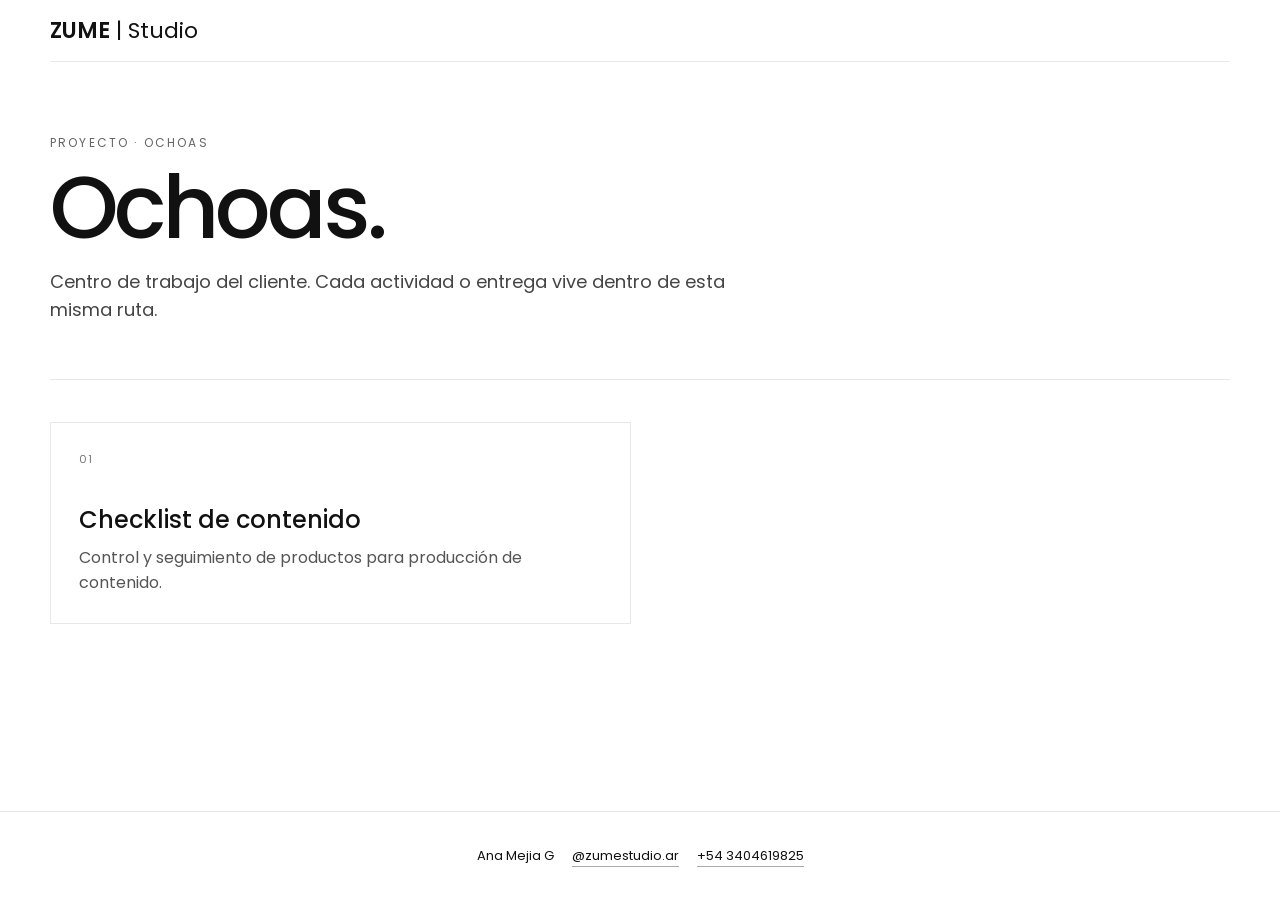
<file: projects/ochoas/index.html>
<!doctype html><html lang="es"><head><meta charset="utf-8"><meta name="viewport" content="width=device-width,initial-scale=1"><title>Ochoas | ZUME Studio</title><link rel="preconnect" href="https://fonts.googleapis.com"><link rel="preconnect" href="https://fonts.gstatic.com" crossorigin><link href="https://fonts.googleapis.com/css2?family=Poppins:wght@400;500;600;700&display=swap" rel="stylesheet"><style>body{margin:0;font-family:Poppins,Arial,sans-serif;color:#111}.shell{max-width:1180px;margin:auto;padding:0 28px 96px}.top{padding:14px 0;border-bottom:1px solid #e8e8e8;font-size:22px}.top b{font-weight:600}.hero{padding:72px 0 36px;border-bottom:1px solid #e8e8e8}.ey{font-size:12px;letter-spacing:.18em;text-transform:uppercase;color:#666}h1{font-size:clamp(46px,8vw,88px);line-height:.95;letter-spacing:-.045em;font-weight:500;margin:14px 0 16px}.sub{max-width:700px;font-size:18px;color:#444;line-height:1.6}.grid{display:grid;grid-template-columns:repeat(2,minmax(0,1fr));gap:18px;padding:42px 0}.card{border:1px solid #e8e8e8;padding:28px;text-decoration:none;color:inherit}.card:hover{background:#f7f7f6}.card .num{font-size:11px;color:#777;letter-spacing:.12em}.card h2{font-size:24px;font-weight:500;margin:34px 0 8px}.card p{margin:0;color:#555}.footer{position:fixed;left:0;right:0;bottom:0;display:flex;justify-content:center;gap:18px;align-items:center;min-height:64px;padding:12px 18px;border-top:1px solid #e8e8e8;background:rgba(255,255,255,.97);font-size:13px;white-space:nowrap;overflow-x:auto}.footer a{color:inherit;text-decoration:none;border-bottom:1px solid #aaa}@media(max-width:820px){.shell{padding:0 16px 88px}.hero{padding:40px 0 28px}.grid{grid-template-columns:1fr}.footer{justify-content:flex-start;font-size:12px}}</style></head><body><div class="shell"><header class="top"><b>ZUME</b> | Studio</header><main><section class="hero"><div class="ey">Proyecto · Ochoas</div><h1>Ochoas.</h1><p class="sub">Centro de trabajo del cliente. Cada actividad o entrega vive dentro de esta misma ruta.</p></section><section class="grid"><a class="card" href="./checklist/"><div class="num">01</div><h2>Checklist de contenido</h2><p>Control y seguimiento de productos para producción de contenido.</p></a></section></main></div><footer class="footer"><span>Ana Mejia G</span><a href="https://www.instagram.com/zumestudio.ar/" target="_blank" rel="noopener noreferrer">@zumestudio.ar</a><a href="https://wa.link/ib0vqu" target="_blank" rel="noopener noreferrer">+54 3404619825</a></footer></body></html>
</file>
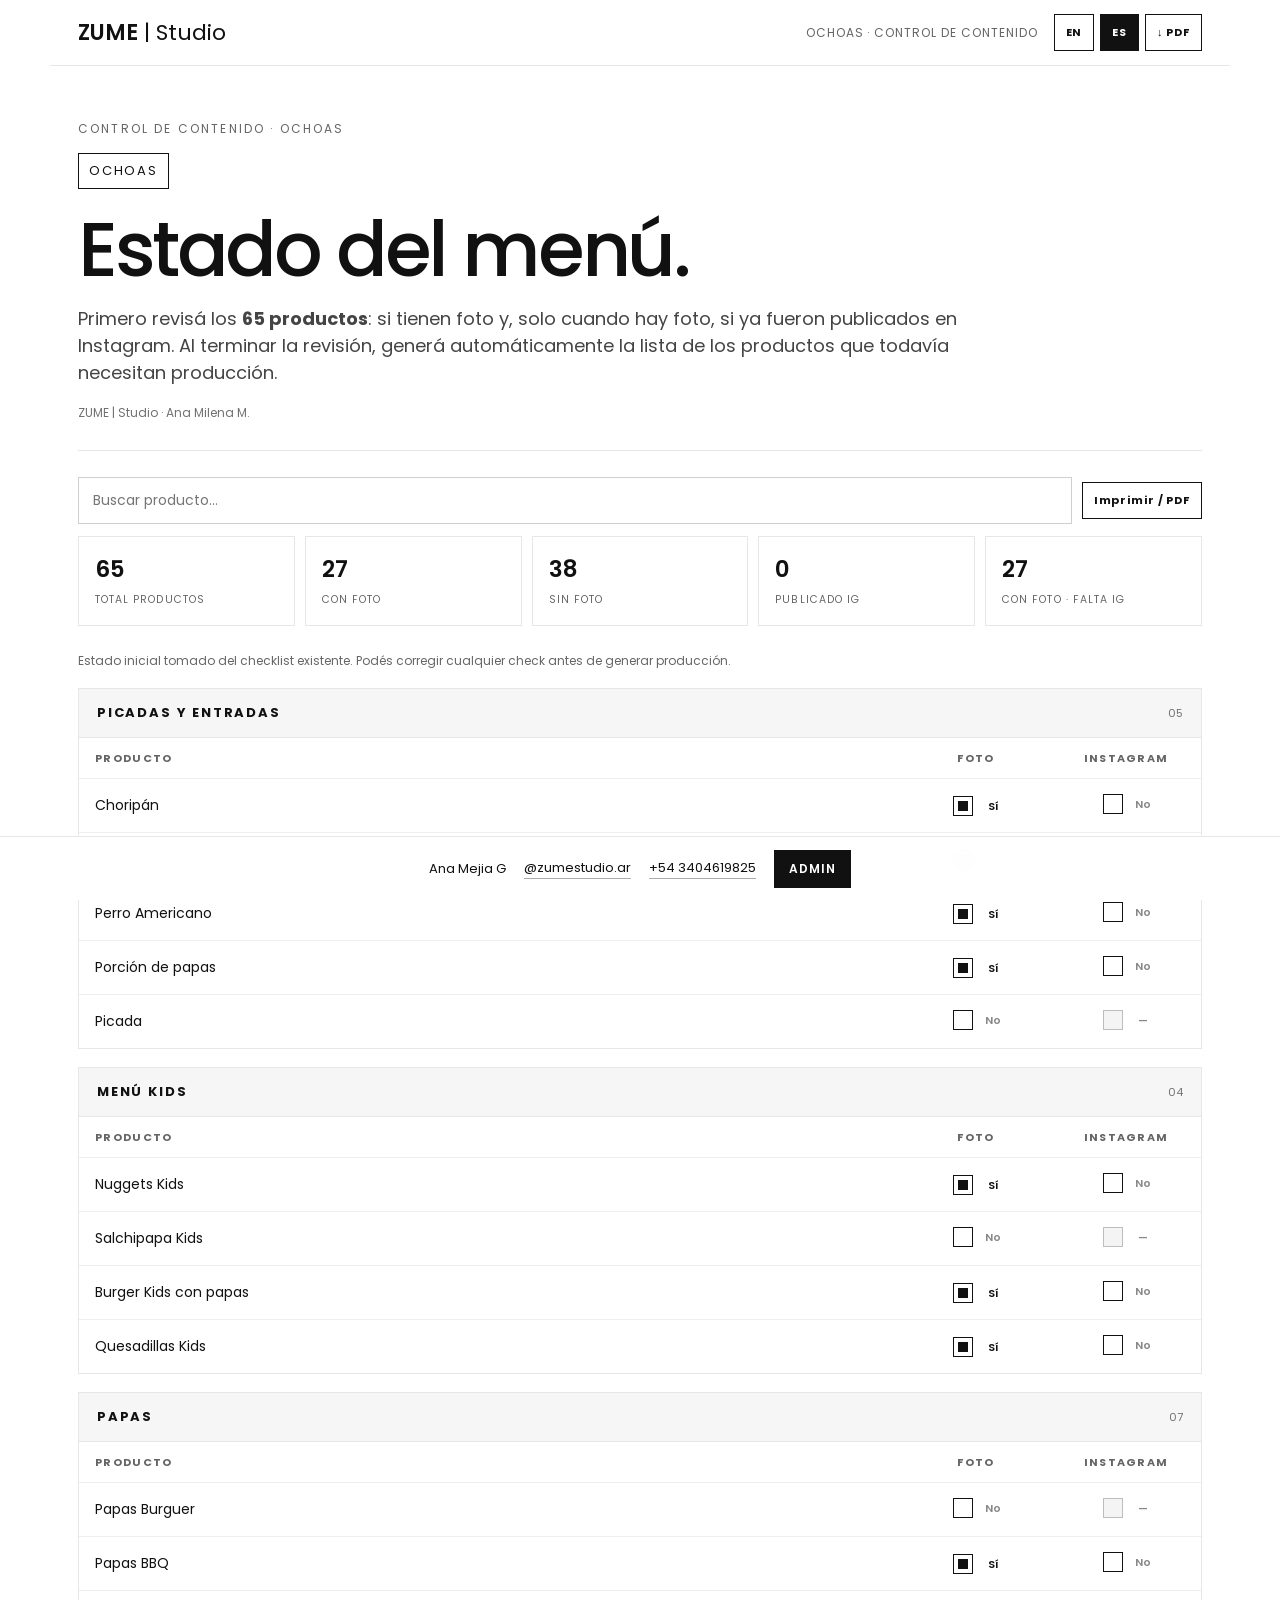
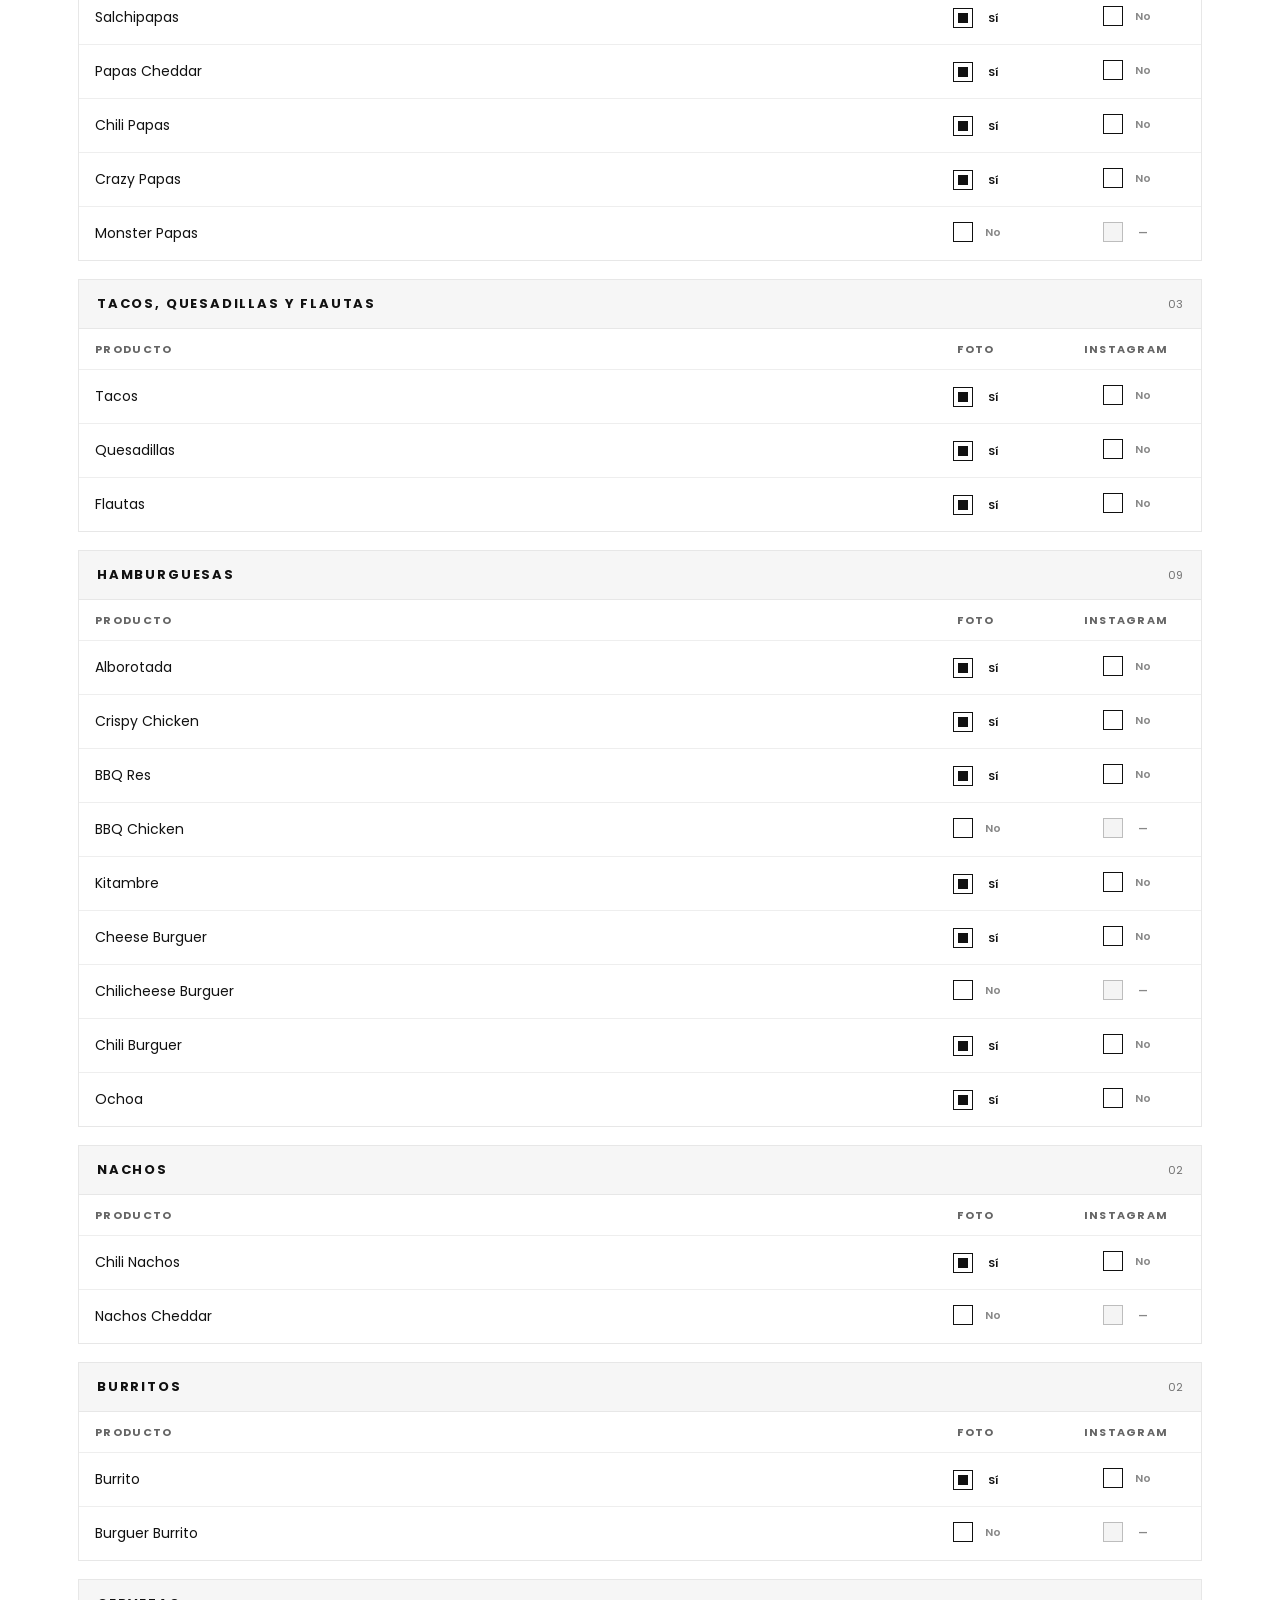
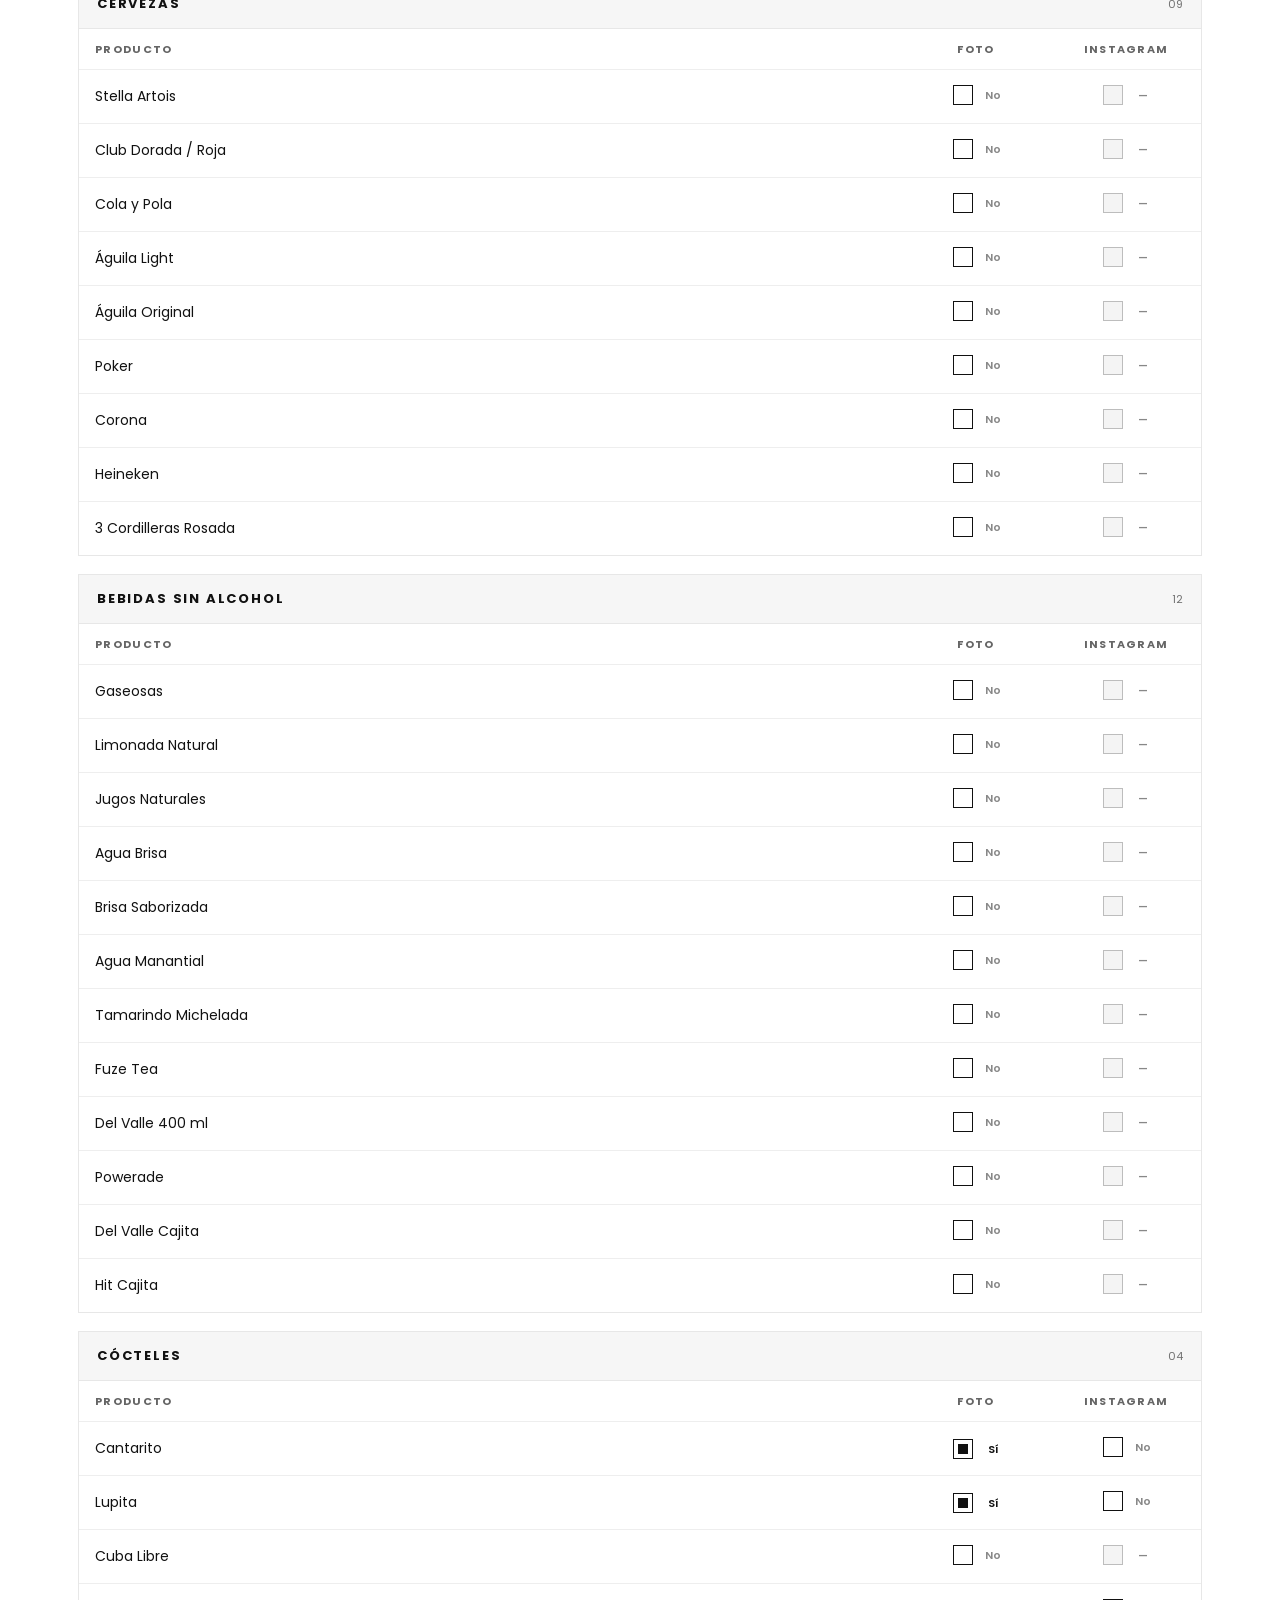
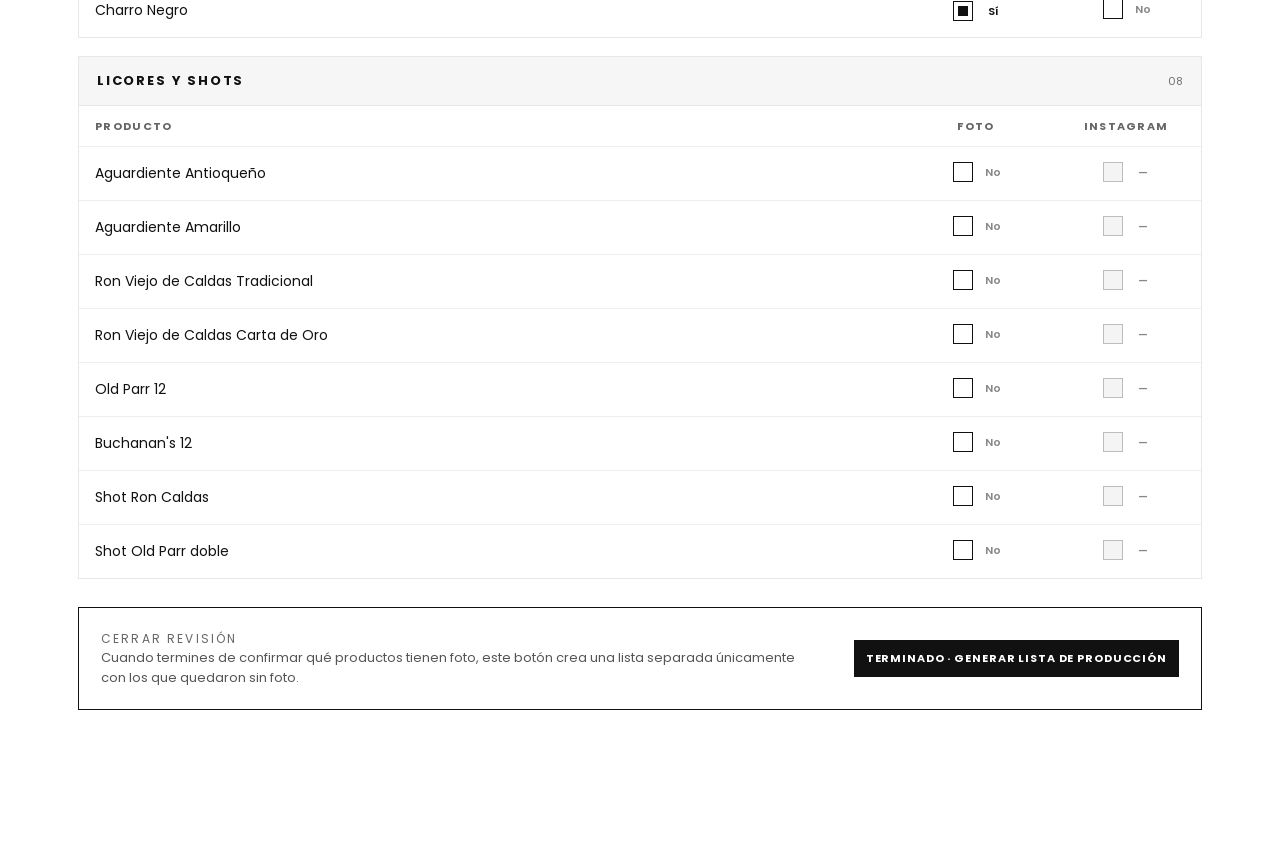
<file: projects/ochoas/checklist/index.html>
<!doctype html>
<html lang="es">
<head>
<meta charset="utf-8">
<meta name="viewport" content="width=device-width,initial-scale=1">
<title>Checklist Ochoas | ZUME Studio</title>
<link rel="preconnect" href="https://fonts.googleapis.com">
<link rel="preconnect" href="https://fonts.gstatic.com" crossorigin>
<link href="https://fonts.googleapis.com/css2?family=Poppins:wght@400;500;600;700&display=swap" rel="stylesheet">
<link rel="icon" href="data:image/svg+xml,%3Csvg xmlns='http://www.w3.org/2000/svg' viewBox='0 0 64 64'%3E%3Ccircle cx='32' cy='32' r='30' fill='%23000'/%3E%3Cpath d='M18 17H47V24L29 44H47V51H17V44L35 24H18Z' fill='%23fff'/%3E%3C/svg%3E">
<style>
:root{--ink:#111;--line:#e7e7e7;--muted:#717171;--soft:#f6f6f6;--ok:#111;--disabled:#bdbdbd}
*{box-sizing:border-box}html,body{margin:0;padding:0}body{font-family:Poppins,Arial,sans-serif;color:var(--ink);background:#fff;line-height:1.5}
.shell{max-width:1180px;margin:auto;padding:0 28px 100px}
.top{position:sticky;top:0;z-index:30;display:flex;align-items:center;gap:16px;margin:0 -28px;padding:14px 28px;background:rgba(255,255,255,.97);backdrop-filter:blur(12px);border-bottom:1px solid var(--line)}
.brand{font-size:22px;white-space:nowrap}.brand b{font-weight:600}.client{margin-left:auto;font-size:12px;letter-spacing:.08em;text-transform:uppercase;color:#666}
.ctrl{display:flex;gap:6px}.ctrl button,.action{border:1px solid var(--ink);background:#fff;color:var(--ink);padding:9px 11px;font:700 11px Poppins;letter-spacing:.08em;cursor:pointer}
.ctrl button.on,.ctrl button:hover,.action.primary,.action:hover{background:var(--ink);color:#fff}
.hero{padding:54px 0 28px;border-bottom:1px solid var(--line)}.ey{font-size:12px;letter-spacing:.18em;text-transform:uppercase;color:#666}
.chip{display:inline-block;border:1px solid var(--ink);padding:7px 10px;margin:15px 0 12px;font-size:13px;letter-spacing:.14em;text-transform:uppercase}
h1{font-size:clamp(42px,7vw,76px);line-height:.98;letter-spacing:-.045em;font-weight:500;margin:12px 0 14px}.sub{font-size:18px;color:#444;max-width:900px}.by{font-size:12px;color:var(--muted);margin-top:15px}
.toolbar{display:flex;gap:10px;align-items:center;flex-wrap:wrap;margin:26px 0 12px}.search{flex:1;min-width:250px;border:1px solid #cfcfcf;padding:12px 14px;font:14px Poppins}
.stats{display:grid;grid-template-columns:repeat(5,minmax(0,1fr));gap:10px;margin:12px 0 26px}.stat{border:1px solid var(--line);padding:15px 16px}.stat b{display:block;font-size:23px;font-weight:600}.stat span{font-size:10.5px;letter-spacing:.1em;text-transform:uppercase;color:#666}
.note{font-size:12px;color:#666;margin:0 0 18px}
.section{margin:0 0 18px;border:1px solid var(--line)}.section-head{display:flex;justify-content:space-between;align-items:center;padding:14px 18px;background:var(--soft);border-bottom:1px solid var(--line)}.section-head h2{margin:0;font-size:13px;letter-spacing:.14em;text-transform:uppercase}.section-head span{font-size:11px;color:var(--muted)}
table{width:100%;border-collapse:collapse;table-layout:fixed}th,td{border-bottom:1px solid #eee;padding:12px 16px;font-size:14px}tr:last-child td{border-bottom:0}th{font-size:11px;letter-spacing:.12em;text-transform:uppercase;color:#666;text-align:left}
.prod{width:auto}.checkcol{width:150px;text-align:center}td.checkcol{text-align:center}.statecell{display:inline-flex;align-items:center;justify-content:center;gap:8px;min-width:92px}
.cb{appearance:none;width:20px;height:20px;border:1px solid var(--ink);display:inline-grid;place-content:center;vertical-align:middle;cursor:pointer;background:#fff}
.cb:checked:after{content:"";width:10px;height:10px;background:var(--ink)}.cb:disabled{border-color:var(--disabled);background:#f4f4f4;cursor:not-allowed}
.word{font-size:11px;font-weight:600;letter-spacing:.04em;min-width:20px}.word.no{color:#888}
.finish-wrap{margin:28px 0 36px;padding:22px;border:1px solid var(--ink);display:flex;gap:18px;align-items:center;justify-content:space-between}.finish-wrap p{margin:0;max-width:720px;font-size:13px;color:#555}
.production{display:none;margin-top:18px;padding-top:26px;border-top:2px solid var(--ink)}.production.show{display:block}.production-head{display:flex;gap:18px;align-items:end;justify-content:space-between;margin-bottom:16px}
.production-head h2{font-size:clamp(28px,4vw,44px);line-height:1.05;font-weight:500;margin:4px 0 6px}.production-head p{margin:0;color:#555;max-width:760px}.pstats{display:grid;grid-template-columns:repeat(3,1fr);gap:10px;margin:14px 0 22px}
.done-row td:first-child{text-decoration:line-through;color:#777}.empty{border:1px solid var(--line);padding:22px;color:#555}
.lang{display:none}.lang.active{display:block}
.footer{position:fixed;left:0;right:0;bottom:0;z-index:40;border-top:1px solid var(--line);background:rgba(255,255,255,.97);backdrop-filter:blur(12px);min-height:64px;padding:12px 18px;display:flex;align-items:center;justify-content:center;gap:18px;white-space:nowrap;overflow-x:auto;font-size:13px}
.footer a{color:inherit;text-decoration:none;border-bottom:1px solid #aaa}.admin{border:1px solid var(--ink);background:var(--ink);color:#fff;padding:9px 14px;cursor:pointer;font:600 12px Poppins;letter-spacing:.08em;text-transform:uppercase}
.overlay{position:fixed;inset:0;background:rgba(0,0,0,.52);display:none;align-items:center;justify-content:center;z-index:100;padding:20px}.overlay.open{display:flex}.panel{width:min(620px,100%);max-height:88vh;overflow:auto;background:#fff;border:1px solid var(--ink);padding:28px}
.ah{display:flex;justify-content:space-between;gap:20px;align-items:start;margin-bottom:22px}.ah h3{margin:0;font-size:24px;font-weight:500}.x{border:0;background:none;font-size:24px;cursor:pointer}
.login{display:flex;gap:8px}.login input{flex:1;border:1px solid #ccc;padding:11px 12px}.login button{border:1px solid var(--ink);background:var(--ink);color:#fff;padding:0 18px}.err{color:#8a2941;font-size:12px;margin-top:8px;min-height:18px}
.ac{display:none}.ac label{display:flex;gap:10px;padding:12px 14px;border:1px solid var(--line);border-bottom:0}.ac label:last-of-type{border-bottom:1px solid var(--line)}.reset{margin-top:16px;border:1px solid var(--ink);background:#fff;padding:9px 12px;font-weight:600;cursor:pointer}
@media(max-width:820px){.shell{padding:0 16px 94px}.top{margin:0 -16px;padding:11px 16px;gap:8px}.client{display:none}.brand{font-size:20px;flex:1}.ctrl{margin-left:auto}.ctrl button{padding:8px 7px;font-size:10px}.hero{padding:34px 0 25px}.sub{font-size:16px}.stats{grid-template-columns:repeat(2,minmax(0,1fr))}.section{overflow-x:auto}table{min-width:620px}.finish-wrap{align-items:stretch;flex-direction:column}.production-head{align-items:flex-start;flex-direction:column}.pstats{grid-template-columns:1fr 1fr 1fr}.footer{justify-content:flex-start;font-size:12px;padding:10px 14px}}
@media print{@page{size:Letter;margin:14mm 14mm 16mm 14mm}html,body{margin:0!important;padding:0!important;-webkit-print-color-adjust:exact!important;print-color-adjust:exact!important}.shell{width:100%!important;max-width:none!important;padding:4mm 5mm 5mm!important}.top{position:static!important;margin:0!important;padding:3mm 0 5mm!important}.ctrl,.admin,.overlay,.toolbar,.finish-wrap{display:none!important}.hero{padding:5mm 0 6mm!important}h1{font-size:30pt!important}.sub{font-size:12pt!important}.stats{grid-template-columns:repeat(5,1fr)!important;gap:2mm!important;margin:5mm 0!important}.stat{padding:3mm!important}.section{break-inside:avoid-page!important;margin-bottom:4mm!important}th,td{font-size:9.5pt!important;padding:2.2mm 3mm!important}.production{display:block!important}.footer{position:static!important;margin-top:7mm!important;padding:4mm 0 0!important;justify-content:flex-start!important;overflow:visible!important}}
</style>
</head>
<body>
<div class="shell">
<header class="top">
<div class="brand"><b>ZUME</b> | Studio</div>
<div class="client">Ochoas · Control de contenido</div>
<div class="ctrl"><button id="be" onclick="setLang('en')">EN</button><button id="bs" class="on" onclick="setLang('es')">ES</button><button onclick="pdf()">↓ PDF</button></div>
</header>

<main id="es" class="lang active">
<section class="hero"><div class="ey">Control de contenido · Ochoas</div><div class="chip">Ochoas</div><h1>Estado del menú.</h1><p class="sub">Primero revisá los <b>65 productos</b>: si tienen foto y, solo cuando hay foto, si ya fueron publicados en Instagram. Al terminar la revisión, generá automáticamente la lista de los productos que todavía necesitan producción.</p><div class="by">ZUME | Studio · Ana Milena M.</div></section>
<div class="toolbar"><input class="search" id="searchEs" type="search" placeholder="Buscar producto…" oninput="filterInventory(this.value)"><button class="action" onclick="pdf()">Imprimir / PDF</button></div>
<div class="stats"><div class="stat"><b class="total">65</b><span>Total productos</span></div><div class="stat"><b class="photoYes">27</b><span>Con foto</span></div><div class="stat"><b class="photoNo">38</b><span>Sin foto</span></div><div class="stat"><b class="igYes">0</b><span>Publicado IG</span></div><div class="stat"><b class="readyNoIg">27</b><span>Con foto · Falta IG</span></div></div>
<p class="note">Estado inicial tomado del checklist existente. Podés corregir cualquier check antes de generar producción.</p>
<div id="inventoryEs"></div>
<div class="finish-wrap"><div><div class="ey">Cerrar revisión</div><p>Cuando termines de confirmar qué productos tienen foto, este botón crea una lista separada únicamente con los que quedaron sin foto.</p></div><button class="action primary" onclick="finishReview()">TERMINADO · GENERAR LISTA DE PRODUCCIÓN</button></div>
<section id="productionEs" class="production"><div class="production-head"><div><div class="ey">Producción pendiente</div><h2>Productos sin foto.</h2><p>Esta lista queda guardada como control de producción. Cuando obtengas la foto, marcala; después se habilita Instagram.</p></div><button class="action" onclick="regenerateProduction()">Actualizar lista</button></div><div class="pstats"><div class="stat"><b class="prodTotal">0</b><span>En producción</span></div><div class="stat"><b class="prodPhoto">0</b><span>Foto lista</span></div><div class="stat"><b class="prodIg">0</b><span>Publicado IG</span></div></div><div id="prodListEs"></div></section>
</main>

<main id="en" class="lang">
<section class="hero"><div class="ey">Content control · Ochoas</div><div class="chip">Ochoas</div><h1>Menu status.</h1><p class="sub">First review all <b>65 products</b>: whether they have a photo and, only when a photo exists, whether they have been posted on Instagram. When the review is complete, automatically generate the production list for products still missing photography.</p><div class="by">ZUME | Studio · Ana Milena M.</div></section>
<div class="toolbar"><input class="search" id="searchEn" type="search" placeholder="Search product…" oninput="filterInventory(this.value)"><button class="action" onclick="pdf()">Print / PDF</button></div>
<div class="stats"><div class="stat"><b class="total">65</b><span>Total products</span></div><div class="stat"><b class="photoYes">27</b><span>With photo</span></div><div class="stat"><b class="photoNo">38</b><span>No photo</span></div><div class="stat"><b class="igYes">0</b><span>Posted IG</span></div><div class="stat"><b class="readyNoIg">27</b><span>Photo · Not IG</span></div></div>
<p class="note">Initial status comes from the existing checklist. You can correct any checkbox before generating production.</p>
<div id="inventoryEn"></div>
<div class="finish-wrap"><div><div class="ey">Close review</div><p>Once photo status is confirmed, this button creates a separate list containing only products still missing photography.</p></div><button class="action primary" onclick="finishReview()">DONE · GENERATE PRODUCTION LIST</button></div>
<section id="productionEn" class="production"><div class="production-head"><div><div class="ey">Pending production</div><h2>Products without photos.</h2><p>This list remains saved as a production control. Mark the photo when ready; Instagram becomes available afterward.</p></div><button class="action" onclick="regenerateProduction()">Update list</button></div><div class="pstats"><div class="stat"><b class="prodTotal">0</b><span>In production</span></div><div class="stat"><b class="prodPhoto">0</b><span>Photo ready</span></div><div class="stat"><b class="prodIg">0</b><span>Posted IG</span></div></div><div id="prodListEn"></div></section>
</main>
</div>

<footer class="footer"><span>Ana Mejia G</span><a href="https://www.instagram.com/zumestudio.ar/" target="_blank" rel="noopener noreferrer">@zumestudio.ar</a><a href="https://wa.link/ib0vqu" target="_blank" rel="noopener noreferrer">+54 3404619825</a><button class="admin" onclick="openAdmin()">Admin</button></footer>
<div id="ov" class="overlay"><div class="panel"><div class="ah"><div><div class="ey">ZUME | Studio</div><h3>Admin</h3></div><button class="x" onclick="closeAdmin()">×</button></div><div id="alog"><div class="login"><input id="pw" type="password" placeholder="Password"><button onclick="unlock()">Entrar</button></div><div id="err" class="err"></div></div><div id="ac" class="ac"><label><input type="checkbox"> Brief</label><label><input type="checkbox"> Moodboard</label><label><input type="checkbox"> Dirección de arte</label><label><input type="checkbox"> Prompts</label><label><input type="checkbox"> Generación IA</label><label><input type="checkbox"> Selección</label><label><input type="checkbox"> Upscale / Retouch</label><label><input type="checkbox"> Composición</label><label><input type="checkbox"> Formatos</label><label><input type="checkbox"> QA</label><label><input type="checkbox"> Exportación</label><label><input type="checkbox"> Entrega</label><button class="reset" onclick="resetAll()">Restaurar estado inicial</button></div></div></div>

<script>
const DATA=[{"cat":"Picadas y entradas","items":[{"name":"Choripán","photo":true},{"name":"Empanadas","photo":true},{"name":"Perro Americano","photo":true},{"name":"Porción de papas","photo":true},{"name":"Picada","photo":false}]},{"cat":"Menú Kids","items":[{"name":"Nuggets Kids","photo":true},{"name":"Salchipapa Kids","photo":false},{"name":"Burger Kids con papas","photo":true},{"name":"Quesadillas Kids","photo":true}]},{"cat":"Papas","items":[{"name":"Papas Burguer","photo":false},{"name":"Papas BBQ","photo":true},{"name":"Salchipapas","photo":true},{"name":"Papas Cheddar","photo":true},{"name":"Chili Papas","photo":true},{"name":"Crazy Papas","photo":true},{"name":"Monster Papas","photo":false}]},{"cat":"Tacos, quesadillas y flautas","items":[{"name":"Tacos","photo":true},{"name":"Quesadillas","photo":true},{"name":"Flautas","photo":true}]},{"cat":"Hamburguesas","items":[{"name":"Alborotada","photo":true},{"name":"Crispy Chicken","photo":true},{"name":"BBQ Res","photo":true},{"name":"BBQ Chicken","photo":false},{"name":"Kitambre","photo":true},{"name":"Cheese Burguer","photo":true},{"name":"Chilicheese Burguer","photo":false},{"name":"Chili Burguer","photo":true},{"name":"Ochoa","photo":true}]},{"cat":"Nachos","items":[{"name":"Chili Nachos","photo":true},{"name":"Nachos Cheddar","photo":false}]},{"cat":"Burritos","items":[{"name":"Burrito","photo":true},{"name":"Burguer Burrito","photo":false}]},{"cat":"Cervezas","items":[{"name":"Stella Artois","photo":false},{"name":"Club Dorada / Roja","photo":false},{"name":"Cola y Pola","photo":false},{"name":"Águila Light","photo":false},{"name":"Águila Original","photo":false},{"name":"Poker","photo":false},{"name":"Corona","photo":false},{"name":"Heineken","photo":false},{"name":"3 Cordilleras Rosada","photo":false}]},{"cat":"Bebidas sin alcohol","items":[{"name":"Gaseosas","photo":false},{"name":"Limonada Natural","photo":false},{"name":"Jugos Naturales","photo":false},{"name":"Agua Brisa","photo":false},{"name":"Brisa Saborizada","photo":false},{"name":"Agua Manantial","photo":false},{"name":"Tamarindo Michelada","photo":false},{"name":"Fuze Tea","photo":false},{"name":"Del Valle 400 ml","photo":false},{"name":"Powerade","photo":false},{"name":"Del Valle Cajita","photo":false},{"name":"Hit Cajita","photo":false}]},{"cat":"Cócteles","items":[{"name":"Cantarito","photo":true},{"name":"Lupita","photo":true},{"name":"Cuba Libre","photo":false},{"name":"Charro Negro","photo":true}]},{"cat":"Licores y shots","items":[{"name":"Aguardiente Antioqueño","photo":false},{"name":"Aguardiente Amarillo","photo":false},{"name":"Ron Viejo de Caldas Tradicional","photo":false},{"name":"Ron Viejo de Caldas Carta de Oro","photo":false},{"name":"Old Parr 12","photo":false},{"name":"Buchanan's 12","photo":false},{"name":"Shot Ron Caldas","photo":false},{"name":"Shot Old Parr doble","photo":false}]}];
const EN_CATS={"Picadas y entradas":"Starters","Menú Kids":"Kids Menu","Papas":"Loaded fries","Tacos, quesadillas y flautas":"Tacos, quesadillas & flautas","Hamburguesas":"Burgers","Nachos":"Nachos","Burritos":"Burritos","Cervezas":"Beer","Bebidas sin alcohol":"Non-alcoholic drinks","Cócteles":"Cocktails","Licores y shots":"Spirits & shots"};
const STORE='zume-ochoas-v3-';
const SNAP='zume-ochoas-v3-production';
let current='es';
const slug=s=>s.normalize('NFD').replace(/[\u0300-\u036f]/g,'').toLowerCase().replace(/[^a-z0-9]+/g,'-').replace(/^-|-$/g,'');
const flat=()=>DATA.flatMap(group=>group.items.map(item=>({cat:group.cat,name:item.name,defaultPhoto:item.photo,key:slug(item.name)})));
const all=flat();
function key(type,k){return STORE+type+'-'+k}
function getState(type,item){const stored=localStorage.getItem(key(type,item.key));if(stored!==null)return stored==='1';if(type==='photo')return !!item.defaultPhoto;return false}
function setState(type,k,val){localStorage.setItem(key(type,k),val?'1':'0');if(type==='photo'&&!val)localStorage.setItem(key('ig',k),'0');refreshAll()}
function renderInventory(target,lang){let out='';DATA.forEach(group=>{out+=`<section class="section inv-group" data-group="${slug(group.cat)}"><div class="section-head"><h2>${lang==='es'?group.cat:(EN_CATS[group.cat]||group.cat)}</h2><span>${String(group.items.length).padStart(2,'0')}</span></div><table><thead><tr><th class="prod">${lang==='es'?'Producto':'Product'}</th><th class="checkcol">${lang==='es'?'Foto':'Photo'}</th><th class="checkcol">Instagram</th></tr></thead><tbody>`;group.items.forEach(raw=>{const item=all.find(x=>x.name===raw.name);const p=getState('photo',item),ig=getState('ig',item);out+=`<tr class="inv-row" data-name="${item.name.toLowerCase()}" data-key="${item.key}"><td>${item.name}</td><td class="checkcol"><label class="statecell"><input class="cb inv-photo" type="checkbox" data-key="${item.key}" ${p?'checked':''} onchange="setState('photo','${item.key}',this.checked)"><span class="word ${p?'':'no'}">${p?(lang==='es'?'Sí':'Yes'):(lang==='es'?'No':'No')}</span></label></td><td class="checkcol"><label class="statecell"><input class="cb inv-ig" type="checkbox" data-key="${item.key}" ${ig?'checked':''} ${p?'':'disabled'} onchange="setState('ig','${item.key}',this.checked)"><span class="word ${ig?'':'no'}">${ig?(lang==='es'?'Sí':'Yes'):(p?(lang==='es'?'No':'No'):'—')}</span></label></td></tr>`});out+='</tbody></table></section>'});document.getElementById(target).innerHTML=out}
function getSnapshot(){try{return JSON.parse(localStorage.getItem(SNAP)||'null')}catch(e){return null}}
function finishReview(){const missing=all.filter(item=>!getState('photo',item)).map(item=>item.key);localStorage.setItem(SNAP,JSON.stringify(missing));renderProduction();document.querySelector(current==='es'?'#productionEs':'#productionEn').scrollIntoView({behavior:'smooth',block:'start'})}
function regenerateProduction(){finishReview()}
function renderProductionList(target,lang,snapshot){const items=snapshot.map(k=>all.find(x=>x.key===k)).filter(Boolean);if(!items.length){document.getElementById(target).innerHTML=`<div class="empty">${lang==='es'?'No hay productos pendientes de fotografía.':'No products are pending photography.'}</div>`;return}let groups={};items.forEach(item=>(groups[item.cat]??=[]).push(item));let out='';Object.entries(groups).forEach(([cat,arr])=>{out+=`<section class="section"><div class="section-head"><h2>${lang==='es'?cat:(EN_CATS[cat]||cat)}</h2><span>${String(arr.length).padStart(2,'0')}</span></div><table><thead><tr><th class="prod">${lang==='es'?'Producto':'Product'}</th><th class="checkcol">${lang==='es'?'Foto':'Photo'}</th><th class="checkcol">Instagram</th></tr></thead><tbody>`;arr.forEach(item=>{const p=getState('photo',item),ig=getState('ig',item);out+=`<tr class="${p&&ig?'done-row':''}"><td>${item.name}</td><td class="checkcol"><label class="statecell"><input class="cb" type="checkbox" ${p?'checked':''} onchange="setState('photo','${item.key}',this.checked)"><span class="word ${p?'':'no'}">${p?(lang==='es'?'Lista':'Ready'):(lang==='es'?'Pend.':'Pending')}</span></label></td><td class="checkcol"><label class="statecell"><input class="cb" type="checkbox" ${ig?'checked':''} ${p?'':'disabled'} onchange="setState('ig','${item.key}',this.checked)"><span class="word ${ig?'':'no'}">${ig?(lang==='es'?'Publicado':'Posted'):(p?(lang==='es'?'Pend.':'Pending'):'—')}</span></label></td></tr>`});out+='</tbody></table></section>'});document.getElementById(target).innerHTML=out}
function renderProduction(){const snapshot=getSnapshot();document.querySelectorAll('.production').forEach(el=>el.classList.toggle('show',Array.isArray(snapshot)));if(!Array.isArray(snapshot))return;renderProductionList('prodListEs','es',snapshot);renderProductionList('prodListEn','en',snapshot);const items=snapshot.map(k=>all.find(x=>x.key===k)).filter(Boolean);const pc=items.filter(i=>getState('photo',i)).length,ic=items.filter(i=>getState('ig',i)).length;document.querySelectorAll('.prodTotal').forEach(x=>x.textContent=items.length);document.querySelectorAll('.prodPhoto').forEach(x=>x.textContent=pc);document.querySelectorAll('.prodIg').forEach(x=>x.textContent=ic)}
function stats(){const py=all.filter(i=>getState('photo',i)).length;const iy=all.filter(i=>getState('ig',i)).length;const readyNoIg=all.filter(i=>getState('photo',i)&&!getState('ig',i)).length;document.querySelectorAll('.total').forEach(x=>x.textContent=all.length);document.querySelectorAll('.photoYes').forEach(x=>x.textContent=py);document.querySelectorAll('.photoNo').forEach(x=>x.textContent=all.length-py);document.querySelectorAll('.igYes').forEach(x=>x.textContent=iy);document.querySelectorAll('.readyNoIg').forEach(x=>x.textContent=readyNoIg)}
function refreshAll(){renderInventory('inventoryEs','es');renderInventory('inventoryEn','en');stats();renderProduction();const q=(document.getElementById(current==='es'?'searchEs':'searchEn')?.value||'');filterInventory(q)}
function filterInventory(q){q=q.trim().toLowerCase();document.querySelectorAll('.inv-row').forEach(r=>r.style.display=!q||r.dataset.name.includes(q)?'':'none');document.querySelectorAll('.inv-group').forEach(g=>{const visible=[...g.querySelectorAll('.inv-row')].some(r=>r.style.display!=='none');g.style.display=visible?'':'none'});const twin=current==='es'?document.getElementById('searchEn'):document.getElementById('searchEs');if(twin&&twin.value!==q)twin.value=q}
function setLang(l){current=l;document.querySelectorAll('.lang').forEach(x=>x.classList.remove('active'));document.getElementById(l).classList.add('active');document.getElementById('be').classList.toggle('on',l==='en');document.getElementById('bs').classList.toggle('on',l==='es');document.documentElement.lang=l}
function pdf(){const o=document.title,d=new Date(),dt=[d.getFullYear(),String(d.getMonth()+1).padStart(2,'0'),String(d.getDate()).padStart(2,'0')].join('-');document.title=`Ochoas_Control_Contenido_${dt}_ZUME_Studio_${current.toUpperCase()}`;window.print();setTimeout(()=>document.title=o,500)}
function resetAll(){if(!confirm('¿Restaurar el estado inicial del checklist?'))return;Object.keys(localStorage).filter(k=>k.startsWith(STORE)).forEach(k=>localStorage.removeItem(k));localStorage.removeItem(SNAP);refreshAll()}
function openAdmin(){document.getElementById('ov').classList.add('open');document.getElementById('pw').focus()}
function closeAdmin(){document.getElementById('ov').classList.remove('open');document.getElementById('err').textContent=''}
function unlock(){if(document.getElementById('pw').value==='162304'){document.getElementById('alog').style.display='none';document.getElementById('ac').style.display='block'}else document.getElementById('err').textContent='Contraseña incorrecta.'}
document.getElementById('ov').onclick=e=>{if(e.target.id==='ov')closeAdmin()};
document.onkeydown=e=>{if(e.key==='Escape')closeAdmin();if(e.key==='Enter'&&document.activeElement===document.getElementById('pw'))unlock()};
refreshAll();
</script>
</body></html>
</file>
<file: planificador/styles.css>
*{box-sizing:border-box}:root{--line:#dedede;--muted:#737373}body{margin:0;font-family:Poppins,Arial,sans-serif;color:#111;background:#fff;padding-bottom:56px}button,input,select,textarea{font:inherit}a{color:inherit}button{cursor:pointer}.hidden{display:none!important}.top{position:sticky;top:0;z-index:50;background:rgba(255,255,255,.96);backdrop-filter:blur(10px);border-bottom:1px solid var(--line);padding:13px 3vw;display:flex;align-items:center;justify-content:space-between;gap:16px}.logo{font-size:20px;white-space:nowrap}.logo b{font-weight:600}.logo span{font-weight:400}.top-right{display:flex;align-items:center;gap:8px}.top select,.top button{border:1px solid #111;background:#fff;padding:8px 10px;font-size:11px}.top button{background:#111;color:#fff}.wrap{width:min(1480px,94vw);margin:auto}.hero{padding:34px 0 20px}.hero h1{margin:0;font-weight:500;letter-spacing:-.045em;font-size:clamp(32px,5vw,62px)}.hero p{margin:7px 0 0;color:var(--muted)}.section{border-top:1px solid var(--line);padding:27px 0}.head{display:flex;justify-content:space-between;align-items:end;gap:14px;margin-bottom:14px}.head h2{font-weight:500;letter-spacing:-.03em;font-size:clamp(22px,3vw,34px);margin:0}.head p{font-size:12px;color:var(--muted);margin:4px 0 0}.badge{font-size:9px;letter-spacing:.09em;text-transform:uppercase;border:1px solid #111;padding:6px 8px;white-space:nowrap}.grid{display:grid;gap:9px}.grid.posts{grid-template-columns:repeat(3,minmax(0,1fr))}.grid.photos,.grid.stories{grid-template-columns:repeat(5,minmax(0,1fr))}.grid.reels{grid-template-columns:repeat(4,minmax(0,1fr))}.card{border:1px solid var(--line);background:#fff;overflow:hidden;min-width:0}.media{position:relative;background:#eee;overflow:hidden}.post .media,.photo .media{aspect-ratio:4/5}.story .media,.reel .media{aspect-ratio:9/16}.media img{width:100%;height:100%;object-fit:cover;display:block}.media-tag{position:absolute;left:6px;top:6px;background:rgba(0,0,0,.84);color:#fff;padding:4px 6px;font-size:7px;letter-spacing:.08em;text-transform:uppercase}.body{padding:10px}.title{font-size:11px;font-weight:600;white-space:nowrap;overflow:hidden;text-overflow:ellipsis}.meta{font-size:10px;color:var(--muted);margin-top:4px}.copy{font-size:11px;line-height:1.5;white-space:pre-wrap;margin-top:8px}.actions{display:flex;gap:6px;flex-wrap:wrap;margin-top:9px}.actions a,.actions button,.btn{border:1px solid #111;background:#fff;color:#111;text-decoration:none;padding:7px 8px;font-size:9px;font-weight:600}.actions .primary,.btn.primary{background:#111;color:#fff}.play{position:absolute;inset:0;display:grid;place-items:center;color:#fff;font-size:40px;text-shadow:0 2px 12px #000;pointer-events:none}.sources{border:1px solid #111;padding:16px;margin:8px 0 25px}.sources-grid{display:grid;grid-template-columns:1fr 1fr;gap:10px}.sources .full{grid-column:1/-1}label{font-size:9px;letter-spacing:.08em;text-transform:uppercase;color:var(--muted);display:block;margin:7px 0 5px}input,textarea{width:100%;border:1px solid #bbb;padding:9px;background:#fff}textarea{min-height:120px;resize:vertical}.source-open{display:flex;gap:6px;flex-wrap:wrap;margin-top:10px}.empty{padding:30px;border:1px dashed #aaa;color:#777;text-align:center;font-size:12px}.bulk{border:1px solid #111;background:#111;color:#fff;padding:8px 10px;font-size:10px;font-weight:600}.footer{position:fixed;z-index:60;left:0;right:0;bottom:0;background:#111;color:#fff;padding:10px 3vw;display:flex;align-items:center;gap:16px;font-size:10px;white-space:nowrap;overflow:auto}.footer a{color:#fff;text-decoration:none}.footer .admin-link{margin-left:auto;border:0;background:transparent;color:#fff;font-size:10px;padding:0}.login{position:fixed;inset:0;z-index:200;background:#f5f5f5;display:grid;place-items:center;padding:20px}.login-box{width:min(430px,96vw);background:#fff;border:1px solid #ccc;padding:25px}.login-box h1{font-size:25px;font-weight:500;margin:0 0 5px}.login-box p{font-size:12px;color:#666;margin:0 0 20px}.login-box select,.login-box input{width:100%;border:1px solid #aaa;padding:11px;margin:5px 0 10px}.login-box button{width:100%;border:1px solid #111;background:#111;color:#fff;padding:11px;font-weight:600}.error{min-height:18px;color:#a00;font-size:11px;margin-top:8px}.modal{position:fixed;inset:0;z-index:150;background:rgba(0,0,0,.82);display:none;align-items:center;justify-content:center;padding:18px}.modal.open{display:flex}.modal-box{width:min(620px,95vw);max-height:90vh;overflow:auto;background:#fff;padding:15px;position:relative}.modal-close{position:absolute;right:9px;top:9px;border:1px solid #111;background:#fff;padding:7px 9px;z-index:4}.modal-preview{max-height:62vh;width:100%;object-fit:contain;background:#eee}.modal-video{width:100%;aspect-ratio:9/16;border:0;background:#000;max-height:75vh}.dragging{opacity:.35}.admin-note{font-size:10px;color:#777;margin-top:8px}@media(max-width:900px){.grid.photos,.grid.stories{grid-template-columns:repeat(4,1fr)}.grid.reels{grid-template-columns:repeat(3,1fr)}}@media(max-width:620px){body{padding-bottom:63px}.wrap{width:96vw}.top{padding:10px 2vw}.top-right span{display:none}.hero{padding:23px 0 15px}.section{padding:20px 0}.head{align-items:start}.head .badge{display:none}.grid.posts,.grid.photos,.grid.stories,.grid.reels{grid-template-columns:repeat(3,minmax(0,1fr));gap:3px}.body{padding:5px}.card .body .copy,.card .body .actions,.card .body .meta{display:none}.title{font-size:7px}.media-tag{font-size:6px;padding:3px 4px;left:3px;top:3px}.play{font-size:22px}.sources-grid{grid-template-columns:1fr}.sources .full{grid-column:auto}.footer{gap:9px;padding:10px 2vw}}
</file>
